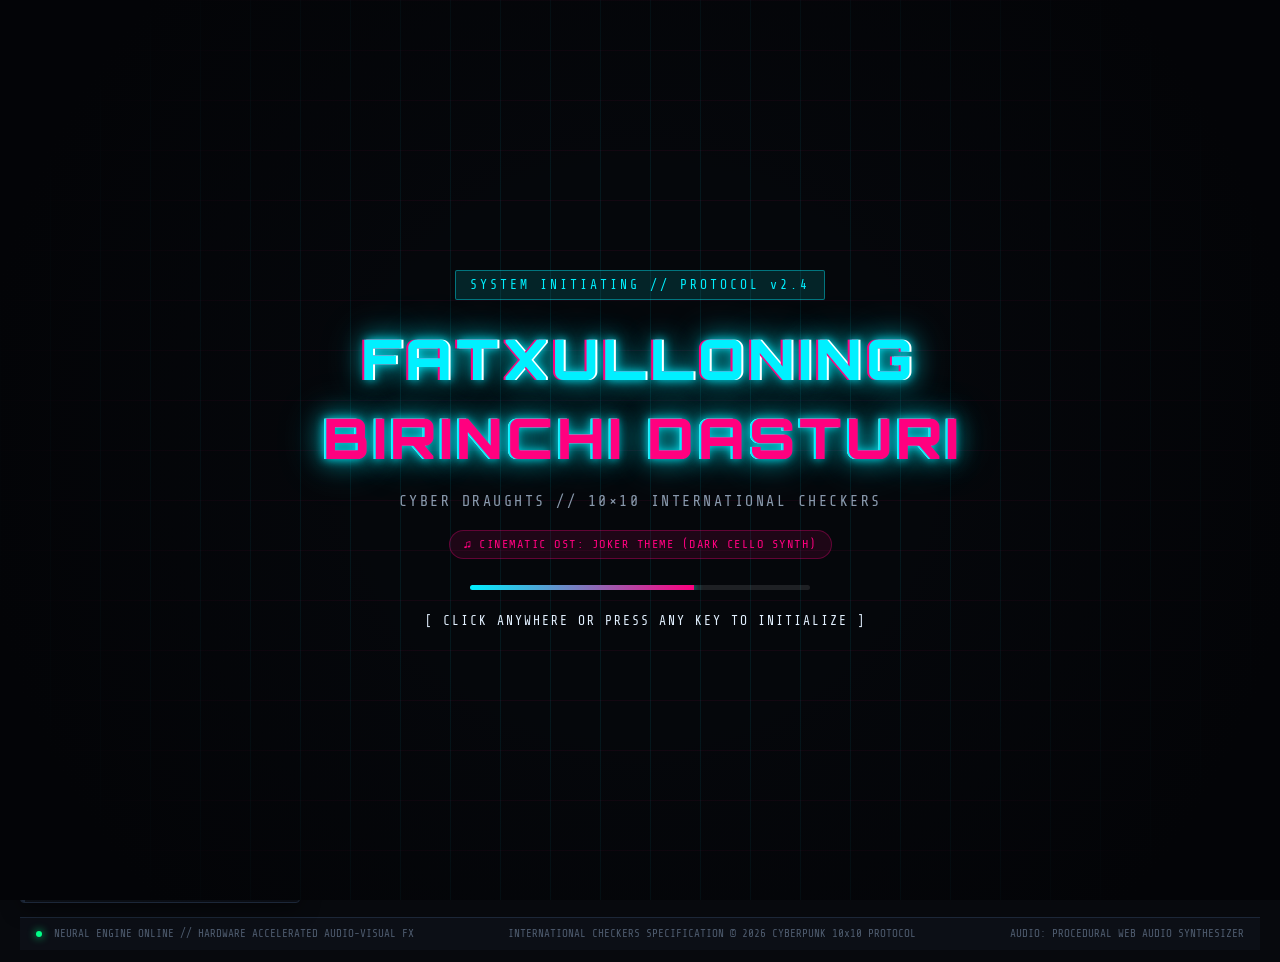
<file: index.html>
<!DOCTYPE html>
<html lang="en">
<head>
  <meta charset="UTF-8">
  <meta name="viewport" content="width=device-width, initial-scale=1.0">
  <title>CYBER DRAUGHTS // 10x10 International Checkers Protocol</title>
  <link rel="stylesheet" href="style.css">
  <link rel="preconnect" href="https://fonts.googleapis.com">
  <link rel="preconnect" href="https://fonts.gstatic.com" crossorigin>
  <link href="https://fonts.googleapis.com/css2?family=Orbitron:wght@400;600;700;900&family=Rajdhani:wght@500;600;700&family=Share+Tech+Mono&display=swap" rel="stylesheet">
</head>
<body class="cyber-cockpit">
  <!-- Scanline & CRT vignette effect overlay -->
  <div class="crt-overlay"></div>
  <div class="hud-grid-background"></div>

  <!-- Fullscreen Cyberpunk Intro Splash Screen -->
  <div id="intro-splash" class="intro-splash-screen">
    <div class="splash-particles"></div>
    <div class="splash-backdrop-grid"></div>
    <div class="splash-vignette"></div>
    <div class="splash-content">
      <div class="splash-badge pulse-cyan">SYSTEM INITIATING // PROTOCOL v2.4</div>
      
      <!-- Requested Glowing Neon Glitch Title -->
      <h1 class="splash-glitch-title" data-text="Fatxulloning birinchi dasturi">
        Fatxulloning birinchi dasturi
      </h1>
      
      <div class="splash-subtitle">CYBER DRAUGHTS // 10&times;10 INTERNATIONAL CHECKERS</div>
      
      <div class="splash-soundtrack-badge">
        <span class="soundtrack-wave">&#9835;</span>
        <span>CINEMATIC OST: JOKER THEME (DARK CELLO SYNTH)</span>
      </div>

      <!-- 3-Second Visual Progress Gauge -->
      <div class="splash-loader-bar">
        <div class="splash-loader-progress" id="splash-progress"></div>
      </div>

      <div class="splash-prompt" id="splash-prompt">
        <span class="prompt-pulse"></span>
        <span class="prompt-text">[ CLICK ANYWHERE OR PRESS ANY KEY TO INITIALIZE ]</span>
      </div>
    </div>
  </div>

  <!-- Main Cockpit Container -->
  <div class="cockpit-container">
    
    <!-- Top Cockpit Status Bar -->
    <header class="cockpit-header">
      <div class="header-left">
        <div class="cyber-badge pulse-cyan">GRID PROTOCOL v2.4</div>
        <h1 class="glitch-title" data-text="CYBER DRAUGHTS">CYBER DRAUGHTS</h1>
        <div class="protocol-subtext">INTERNATIONAL 10&times;10 DRAUGHTS // TACTICAL INTERFACE</div>
      </div>

      <!-- Center Digital Tachometer Turn Timer & Stylized Pause Button -->
      <div class="center-telemetry-cluster">
        <!-- Stylized Neon Pause Button -->
        <button id="btn-pause-toggle" class="cyber-btn cyber-btn-pause" title="Freeze / Resume Protocol [Space]">
          <span id="pause-icon" class="pause-icon">||</span>
          <span id="pause-text" class="pause-text">PAUSE</span>
        </button>

        <!-- Round Digital Gauge -->
        <div class="turn-timer-dock" id="timer-dock">
          <div class="timer-gauge-wrapper">
            <svg class="timer-gauge-svg" viewBox="0 0 100 100">
              <circle class="timer-gauge-bg" cx="50" cy="50" r="42" />
              <circle class="timer-gauge-progress" id="timer-progress-ring" cx="50" cy="50" r="42" />
              <circle class="timer-gauge-ticks" cx="50" cy="50" r="37" />
            </svg>
            <div class="timer-display">
              <span class="timer-number" id="timer-seconds">30</span>
              <span class="timer-unit">SEC</span>
            </div>
          </div>
          <div class="timer-meta">
            <div class="timer-label">CYCLE COUNTDOWN</div>
            <div class="miltillash-indicator" id="miltillash-badge">
              <span class="miltillash-icon">&#9888;</span>
              <span class="miltillash-text">MILTILLASH ACTIVE</span>
            </div>
          </div>
        </div>
      </div>

      <!-- Right Cockpit Controls -->
      <div class="header-right">
        <div class="audio-controls-panel">
          <button id="btn-music-toggle" class="cyber-btn cyber-btn-icon" title="Toggle Joker Theme Soundtrack">
            <span id="music-icon" class="music-icon">&#9835;</span>
            <span id="music-text">OST ON</span>
          </button>
          <button id="btn-audio-toggle" class="cyber-btn cyber-btn-icon" title="Toggle Audio FX">
            <span id="audio-icon" class="audio-icon">&#128266;</span>
            <span id="audio-text">SFX ON</span>
          </button>
          <div class="volume-slider-group">
            <label for="volume-slider" class="volume-label">VOL</label>
            <input type="range" id="volume-slider" min="0" max="1" step="0.05" value="0.7" title="Master Volume">
          </div>
        </div>
        <button id="btn-open-rules" class="cyber-btn cyber-btn-outline">
          <span class="btn-icon">&#9432;</span> PROTOCOL INTEL
        </button>
      </div>
    </header>

    <!-- Cockpit Main Combat Interface -->
    <main class="cockpit-main">
      
      <!-- Left Dock: Match Telemetry & AI Subsystem -->
      <aside class="cockpit-dock dock-left">
        <!-- Player 1 Status Card -->
        <section class="cyber-panel player-card player-1-card active" id="card-p1">
          <div class="panel-header">
            <span class="player-indicator-dot p1-glow"></span>
            <span class="player-name">PLAYER 1 // OPERATOR</span>
            <span class="player-role-badge cyan-badge">CYAN CORE</span>
          </div>
          <div class="player-stats-grid">
            <div class="stat-box">
              <span class="stat-label">UNITS</span>
              <span class="stat-value text-cyan" id="p1-units-count">20</span>
            </div>
            <div class="stat-box">
              <span class="stat-label">KINGS</span>
              <span class="stat-value text-cyan" id="p1-kings-count">0</span>
            </div>
            <div class="stat-box">
              <span class="stat-label">CAPTURED</span>
              <span class="stat-value text-cyan" id="p1-captured-count">0</span>
            </div>
          </div>
          <div class="turn-status-banner text-cyan" id="p1-status-banner">ACTIVE TURN</div>
        </section>

        <!-- Player 2 / AI Status Card -->
        <section class="cyber-panel player-card player-2-card" id="card-p2">
          <div class="panel-header">
            <span class="player-indicator-dot p2-glow"></span>
            <span class="player-name" id="p2-name-label">PLAYER 2 // CYBER NEXUS</span>
            <span class="player-role-badge magenta-badge">MAGENTA CORE</span>
          </div>
          <div class="player-stats-grid">
            <div class="stat-box">
              <span class="stat-label">UNITS</span>
              <span class="stat-value text-magenta" id="p2-units-count">20</span>
            </div>
            <div class="stat-box">
              <span class="stat-label">KINGS</span>
              <span class="stat-value text-magenta" id="p2-kings-count">0</span>
            </div>
            <div class="stat-box">
              <span class="stat-label">CAPTURED</span>
              <span class="stat-value text-magenta" id="p2-captured-count">0</span>
            </div>
          </div>
          <div class="turn-status-banner text-magenta" id="p2-status-banner">STANDBY</div>
        </section>

        <!-- Tactical AI Telemetry Panel -->
        <section class="cyber-panel ai-telemetry-panel">
          <div class="panel-header">
            <span class="terminal-icon">&#9881;</span>
            <span class="panel-title">TACTICAL AI // NEURAL ENGINE</span>
          </div>

          <div class="setting-row">
            <label class="setting-label">MATCH MODE</label>
            <div class="toggle-group" id="mode-selector">
              <button class="toggle-btn active" data-mode="ai">VS CYBER AI</button>
              <button class="toggle-btn" data-mode="pvp">LOCAL 2P</button>
            </div>
          </div>

          <div class="setting-row" id="ai-difficulty-row">
            <label class="setting-label">AI PROTOCOL</label>
            <div class="toggle-group" id="difficulty-selector">
              <button class="toggle-btn" data-diff="easy">NOVICE</button>
              <button class="toggle-btn active" data-diff="medium">TACTICAL</button>
              <button class="toggle-btn" data-diff="hard">APEX</button>
            </div>
          </div>

          <!-- AI Neural Monitor -->
          <div class="ai-neural-monitor">
            <div class="ai-status-row">
              <span class="ai-status-label">ENGINE STATUS:</span>
              <span class="ai-status-value" id="ai-status-text">IDLE</span>
            </div>
            <div class="ai-activity-bar">
              <div class="ai-activity-fill" id="ai-activity-fill"></div>
            </div>
            <div class="ai-metrics-grid">
              <div class="ai-metric">
                <span class="ai-metric-label">SEARCH DEPTH</span>
                <span class="ai-metric-val" id="ai-depth-val">PLY 3</span>
              </div>
              <div class="ai-metric">
                <span class="ai-metric-label">NODES SCANNED</span>
                <span class="ai-metric-val" id="ai-nodes-val">0</span>
              </div>
              <div class="ai-metric">
                <span class="ai-metric-label">EVAL SCORE</span>
                <span class="ai-metric-val" id="ai-eval-val">+0.00</span>
              </div>
              <div class="ai-metric">
                <span class="ai-metric-label">CYCLE TIME</span>
                <span class="ai-metric-val" id="ai-time-val">0 ms</span>
              </div>
            </div>
          </div>

          <!-- Board Helper Controls -->
          <div class="board-helpers-group">
            <label class="cyber-checkbox">
              <input type="checkbox" id="chk-show-numbers">
              <span class="checkbox-custom"></span>
              <span class="checkbox-text">SQUARE NUMBERS (1-50)</span>
            </label>
            <label class="cyber-checkbox">
              <input type="checkbox" id="chk-sound-fx" checked>
              <span class="checkbox-custom"></span>
              <span class="checkbox-text">NEON SYNTH AUDIO FX</span>
            </label>
          </div>
        </section>
      </aside>

      <!-- Center Dock: 10x10 Cyber Board Stage -->
      <section class="cockpit-center">
        <!-- Turn Alert & Rule Prompt Banner -->
        <div class="board-announcer-banner" id="announcer-banner">
          <span class="announcer-icon">&#9658;</span>
          <span class="announcer-text" id="announcer-text">MATCH INITIALIZED. PLAYER 1 (CYAN) ENGAGE.</span>
        </div>

        <!-- 10x10 Board Wrapper with Coordinates -->
        <div class="board-cockpit-frame" id="board-frame">
          
          <!-- Top Col Rulers (A-J) -->
          <div class="ruler ruler-horizontal ruler-top">
            <span class="ruler-cell">A</span><span class="ruler-cell">B</span>
            <span class="ruler-cell">C</span><span class="ruler-cell">D</span>
            <span class="ruler-cell">E</span><span class="ruler-cell">F</span>
            <span class="ruler-cell">G</span><span class="ruler-cell">H</span>
            <span class="ruler-cell">I</span><span class="ruler-cell">J</span>
          </div>

          <div class="board-middle-row">
            <!-- Left Row Rulers (10-1) -->
            <div class="ruler ruler-vertical ruler-left">
              <span class="ruler-cell">10</span><span class="ruler-cell">9</span>
              <span class="ruler-cell">8</span><span class="ruler-cell">7</span>
              <span class="ruler-cell">6</span><span class="ruler-cell">5</span>
              <span class="ruler-cell">4</span><span class="ruler-cell">3</span>
              <span class="ruler-cell">2</span><span class="ruler-cell">1</span>
            </div>

            <!-- The 10x10 Grid Viewport -->
            <div class="board-viewport" id="board-viewport">
              <div class="checkers-board" id="checkers-board">
                <!-- 100 Board Cells (generated dynamically in JS or rendered) -->
              </div>
              
              <!-- Hardware-Accelerated High-Performance Canvas Overlay for Special FX -->
              <!-- Radar Pulse, Dashed Trajectories, Particle Dissolve, Overdrive Promos -->
              <canvas id="fx-canvas" class="fx-canvas"></canvas>

              <!-- Neon Protocol Pause Overlay -->
              <div id="pause-overlay" class="board-pause-overlay">
                <div class="pause-glitch-box">
                  <div class="pause-icon-large">||</div>
                  <h2 class="pause-title" data-text="PROTOCOL PAUSED">PROTOCOL PAUSED</h2>
                  <div class="pause-subtitle">SYSTEM MATRIX FROZEN // TIMER SUSPENDED</div>
                  <div class="pause-hotkey-hint">PRESS [SPACE] OR CLICK BELOW TO RESUME</div>
                  <button id="btn-resume-game" class="cyber-btn cyber-btn-cyan cyber-btn-large">
                    <span class="btn-icon">&#9654;</span> RESUME PROTOCOL
                  </button>
                </div>
              </div>
            </div>

            <!-- Right Row Rulers (10-1) -->
            <div class="ruler ruler-vertical ruler-right">
              <span class="ruler-cell">10</span><span class="ruler-cell">9</span>
              <span class="ruler-cell">8</span><span class="ruler-cell">7</span>
              <span class="ruler-cell">6</span><span class="ruler-cell">5</span>
              <span class="ruler-cell">4</span><span class="ruler-cell">3</span>
              <span class="ruler-cell">2</span><span class="ruler-cell">1</span>
            </div>
          </div>

          <!-- Bottom Col Rulers (A-J) -->
          <div class="ruler ruler-horizontal ruler-bottom">
            <span class="ruler-cell">A</span><span class="ruler-cell">B</span>
            <span class="ruler-cell">C</span><span class="ruler-cell">D</span>
            <span class="ruler-cell">E</span><span class="ruler-cell">F</span>
            <span class="ruler-cell">G</span><span class="ruler-cell">H</span>
            <span class="ruler-cell">I</span><span class="ruler-cell">J</span>
          </div>
        </div>

        <!-- Quick Action Buttons Below Board -->
        <div class="board-quick-actions">
          <button id="btn-undo-move" class="cyber-btn cyber-btn-cyan" title="Revert last turn">
            <span class="btn-icon">&#8630;</span> UNDO MOVE
          </button>
          <button id="btn-auto-pass" class="cyber-btn cyber-btn-outline" title="Pass active turn">
            <span class="btn-icon">&#9208;</span> PASS TURN
          </button>
          <button id="btn-restart-game" class="cyber-btn cyber-btn-danger" title="Reset match board">
            <span class="btn-icon">&#8635;</span> RESET BOARD
          </button>
        </div>
      </section>

      <!-- Right Dock: History Terminal & Combat Logs -->
      <aside class="cockpit-dock dock-right">
        <section class="cyber-panel terminal-panel">
          <div class="panel-header">
            <span class="terminal-icon">&#9638;</span>
            <span class="panel-title">COMBAT TELEMETRY LOG</span>
            <span class="terminal-badge">LIVE TERMINAL</span>
          </div>

          <div class="terminal-container">
            <div class="terminal-header-bar">
              <span class="term-col-index">#</span>
              <span class="term-col-p1">CYAN (P1)</span>
              <span class="term-col-p2">MAGENTA (P2)</span>
            </div>
            <!-- Scrollable Terminal Log -->
            <div class="terminal-log-content" id="terminal-log">
              <div class="log-entry log-sys">
                <span class="log-time">[00:00:00]</span>
                <span class="log-text">CYBER DRAUGHTS ENGINE ONLINE. 10x10 MATRIX ACTIVE.</span>
              </div>
              <div class="log-entry log-sys">
                <span class="log-time">[00:00:01]</span>
                <span class="log-text">RULESET: INTERNATIONAL (MANDATORY CAPTURES / FLYING KINGS).</span>
              </div>
            </div>
          </div>

          <div class="terminal-footer">
            <div class="telemetry-stat-row">
              <span>ROUND: <strong id="telemetry-round">1</strong></span>
              <span>TOTAL MOVES: <strong id="telemetry-moves">0</strong></span>
            </div>
            <div class="terminal-actions">
              <button id="btn-clear-log" class="cyber-btn cyber-btn-small">CLEAR LOG</button>
              <button id="btn-export-pgn" class="cyber-btn cyber-btn-small">NOTATION COPY</button>
            </div>
          </div>
        </section>

        <!-- Real-Time Rule Reminder Box -->
        <section class="cyber-panel rule-telemetry-box">
          <div class="panel-header">
            <span class="terminal-icon">&#9876;</span>
            <span class="panel-title">MANDATORY PROTOCOLS</span>
          </div>
          <ul class="rule-bullet-list">
            <li><strong class="text-cyan">Mandatory Capture:</strong> If an enemy jump exists, it MUST be executed.</li>
            <li><strong class="text-magenta">Backward Jump:</strong> Regular Men jump both forward &amp; backward to capture.</li>
            <li><strong class="text-gold">Flying Kings:</strong> Slide any distance diagonally; jump enemy pieces from range.</li>
            <li><strong class="text-neon">Chain Sequences:</strong> Must complete all multi-jumps before turn ends.</li>
          </ul>
        </section>
      </aside>

    </main>

    <!-- Cockpit Footer -->
    <footer class="cockpit-footer">
      <div class="footer-left">
        <span class="status-pulse"></span>
        <span>NEURAL ENGINE ONLINE // HARDWARE ACCELERATED AUDIO-VISUAL FX</span>
      </div>
      <div class="footer-center">
        <span>INTERNATIONAL CHECKERS SPECIFICATION &copy; 2026 CYBERPUNK 10x10 PROTOCOL</span>
      </div>
      <div class="footer-right">
        <span>AUDIO: PROCEDURAL WEB AUDIO SYNTHESIZER</span>
      </div>
    </footer>
  </div>

  <!-- Modal: Overdrive Victory / Defeat Screen -->
  <div class="cyber-modal-backdrop" id="game-over-modal">
    <div class="cyber-modal-card">
      <div class="modal-decor-corner corner-tl"></div>
      <div class="modal-decor-corner corner-tr"></div>
      <div class="modal-decor-corner corner-bl"></div>
      <div class="modal-decor-corner corner-br"></div>

      <div class="modal-glow-line"></div>
      <div class="modal-header">
        <h2 class="modal-title" id="game-over-title">TACTICAL VICTORY</h2>
        <div class="modal-subtitle" id="game-over-subtitle">CYAN OPERATOR HAS DOMINATED THE GRID</div>
      </div>
      
      <div class="modal-body">
        <div class="game-over-stats">
          <div class="modal-stat">
            <span class="m-stat-label">TOTAL MOVES</span>
            <span class="m-stat-val" id="m-stat-moves">32</span>
          </div>
          <div class="modal-stat">
            <span class="m-stat-label">UNITS REMAINING</span>
            <span class="m-stat-val text-cyan" id="m-stat-units">14</span>
          </div>
          <div class="modal-stat">
            <span class="m-stat-label">ELITE KINGS CROWNED</span>
            <span class="m-stat-val text-gold" id="m-stat-kings">3</span>
          </div>
          <div class="modal-stat">
            <span class="m-stat-label">DISINTEGRATED UNITS</span>
            <span class="m-stat-val text-magenta" id="m-stat-captured">20</span>
          </div>
        </div>
      </div>

      <div class="modal-actions">
        <button id="btn-modal-restart" class="cyber-btn cyber-btn-cyan cyber-btn-large">
          <span class="btn-icon">&#8635;</span> INITIATE NEW PROTOCOL
        </button>
        <button id="btn-modal-close" class="cyber-btn cyber-btn-outline cyber-btn-large">
          REVIEW GRID
        </button>
      </div>
    </div>
  </div>

  <!-- Modal: Protocol Intel & Rules -->
  <div class="cyber-modal-backdrop" id="rules-modal">
    <div class="cyber-modal-card rules-card">
      <div class="modal-decor-corner corner-tl"></div>
      <div class="modal-decor-corner corner-tr"></div>
      <div class="modal-decor-corner corner-bl"></div>
      <div class="modal-decor-corner corner-br"></div>

      <div class="modal-header">
        <h2 class="modal-title">INTERNATIONAL 10&times;10 RULES</h2>
        <div class="modal-subtitle">TACTICAL SPECIFICATION &amp; COMBAT LOGIC</div>
      </div>

      <div class="modal-body rules-scrollable">
        <div class="rule-block">
          <h3>1. THE 10&times;10 MATRIX &amp; PIECES</h3>
          <p>The game is played on a 10&times;10 board using the 50 dark squares. Each commander starts with 20 pieces (Player 1 Cyan on bottom, Player 2 Magenta on top).</p>
        </div>
        <div class="rule-block">
          <h3>2. REGULAR MEN MOVEMENT &amp; JUMPS</h3>
          <p>Regular pieces step forward diagonally by 1 square. Crucially in International Draughts, <strong>regular men can capture diagonally both FORWARD and BACKWARD</strong> by jumping over an enemy piece into an empty square.</p>
        </div>
        <div class="rule-block">
          <h3>3. MANDATORY CAPTURES &amp; MAJORITY RULE</h3>
          <p>Capturing is <strong>strictly mandatory</strong>. If one or more jumps are possible, the player cannot make a simple move. If multiple jump chains exist, the move capturing the <strong>maximum number of enemy pieces</strong> must be executed.</p>
        </div>
        <div class="rule-block">
          <h3>4. CHAIN CAPTURES &amp; REMOVAL</h3>
          <p>Multi-jumps must be completed in continuous succession within the same turn. Captured pieces are dissolved after the entire chain sequence concludes.</p>
        </div>
        <div class="rule-block">
          <h3>5. FLYING KINGS &amp; OVERDRIVE PROMOTION</h3>
          <p>When a piece finishes its turn on the opposing baseline, it triggers an <strong>Overdrive Promotion</strong> into a Flying King. Kings can travel any distance diagonally and capture enemy pieces across long diagonals.</p>
        </div>
        <div class="rule-block">
          <h3>6. TURN TIMER &amp; MILTILLASH</h3>
          <p>Each turn features a 30-second countdown. At 5 seconds remaining, <strong>Miltillash Emergency Warning</strong> activates with intense visual pulsing and audio alerts. Reaching 0 auto-passes the turn.</p>
        </div>
      </div>

      <div class="modal-actions">
        <button id="btn-close-rules" class="cyber-btn cyber-btn-cyan cyber-btn-large">ACKNOWLEDGED</button>
      </div>
    </div>
  </div>

  <script src="script.js"></script>
</body>
</html>
</file>
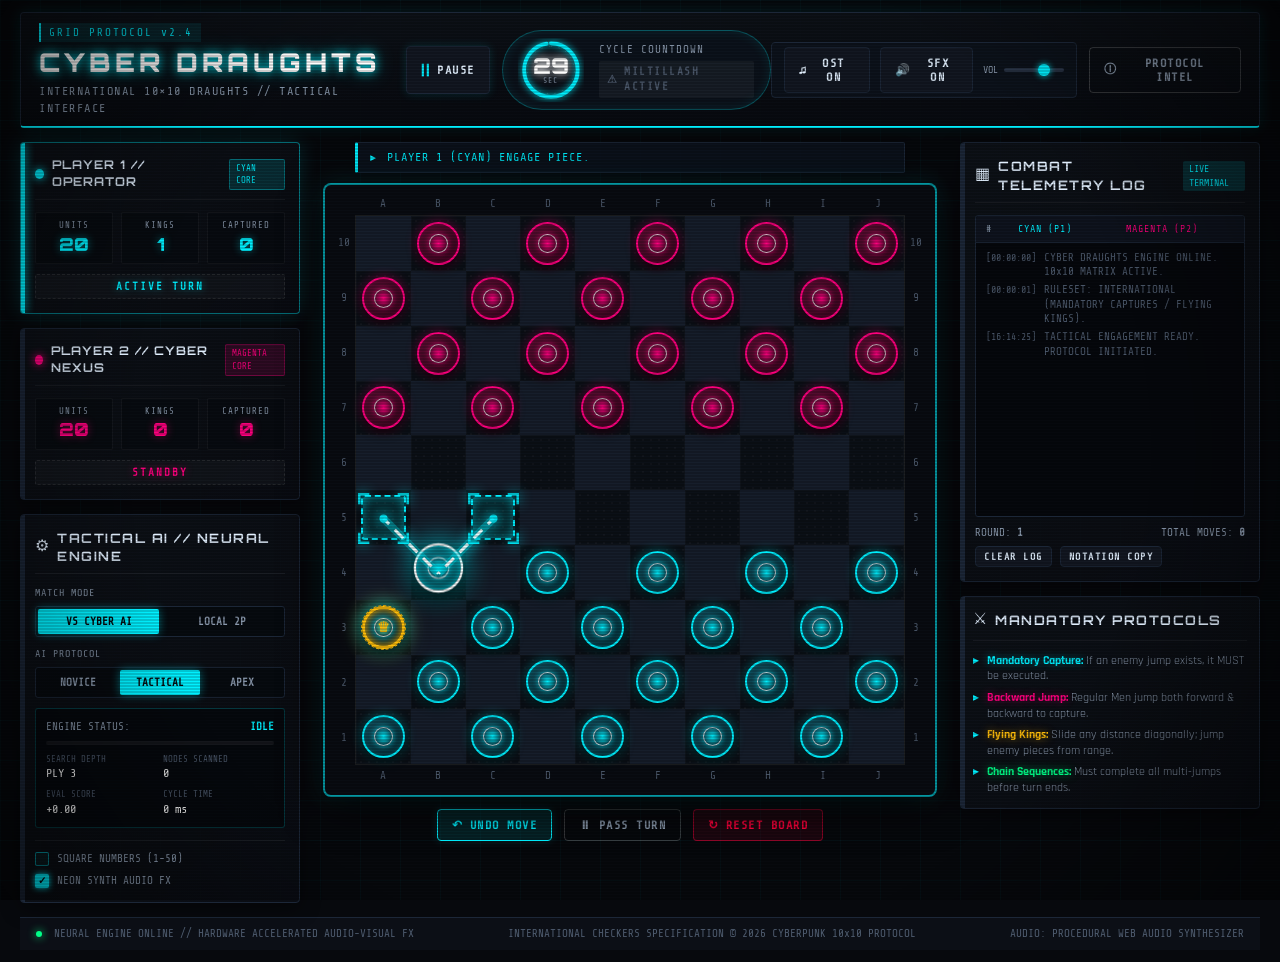
<file: showcase.html>
<!DOCTYPE html>
<html>
<head>
  <meta charset="UTF-8">
  <title>Showcase FX</title>
</head>
<body style="margin:0; background:#07090d;">
  <script>
    window.location.href = 'index.html?showcase=true';
  </script>
</body>
</html>
</file>
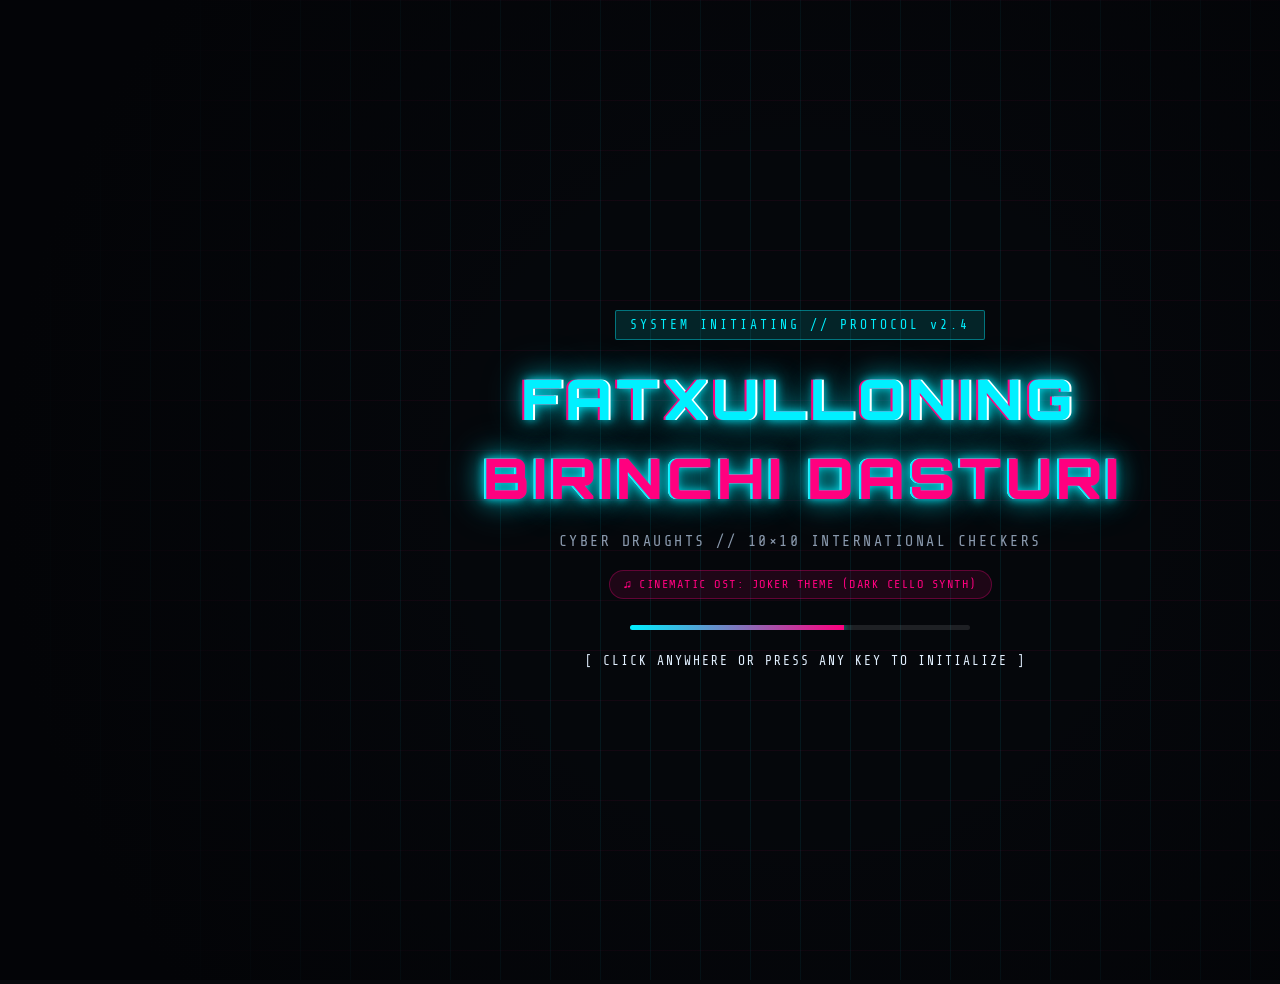
<file: test-interactive.html>
<!DOCTYPE html>
<html>
<head>
  <meta charset="UTF-8">
  <title>Interactive Test</title>
</head>
<body style="margin:0; background:#07090d;">
  <iframe id="game-frame" src="index.html" style="width:1600px; height:980px; border:none;"></iframe>
  <script>
    window.addEventListener('load', () => {
      setTimeout(() => {
        const frame = document.getElementById('game-frame');
        const doc = frame.contentDocument || frame.contentWindow.document;
        // Click on cyan piece at row 6, col 1
        const targetCell = doc.querySelector('.cell[data-row="6"][data-col="1"]');
        if (targetCell) {
          targetCell.click();
        }
      }, 500);
    });
  </script>
</body>
</html>
</file>
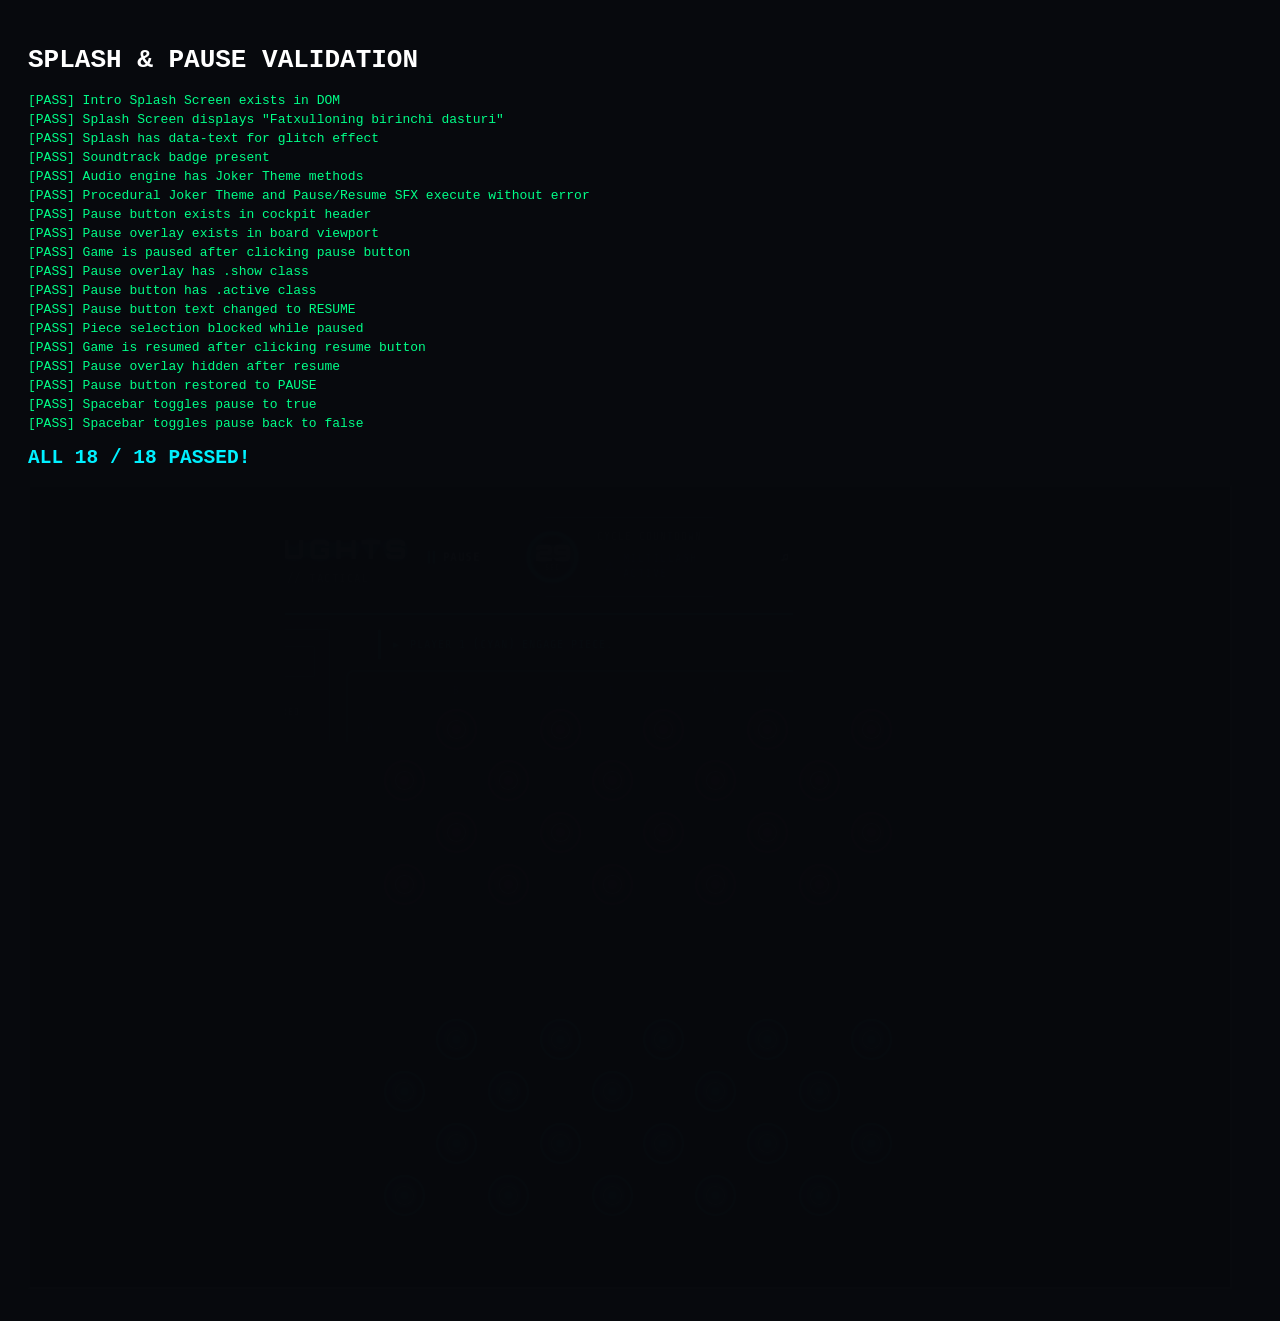
<file: test-splash-pause.html>
<!DOCTYPE html>
<html>
<head>
  <meta charset="UTF-8">
  <title>Splash & Pause Test</title>
</head>
<body style="background:#07090d; color:#fff; font-family:monospace; padding:20px;">
  <h1>SPLASH & PAUSE VALIDATION</h1>
  <div id="results"></div>

  <iframe id="test-frame" src="index.html" style="width:1200px; height:800px; opacity:0.01;"></iframe>

  <script>
    const results = [];
    function assert(name, condition) {
      results.push({ name, passed: !!condition });
    }

    window.addEventListener('load', () => {
      setTimeout(() => {
        const frame = document.getElementById('test-frame');
        const doc = frame.contentDocument || frame.contentWindow.document;
        const game = frame.contentWindow.gameInstance;

        // 1. Splash Screen Verification
        const splash = doc.getElementById('intro-splash');
        assert('Intro Splash Screen exists in DOM', !!splash);
        const splashTitle = doc.querySelector('.splash-glitch-title');
        assert('Splash Screen displays "Fatxulloning birinchi dasturi"', splashTitle && splashTitle.textContent.includes('Fatxulloning birinchi dasturi'));
        assert('Splash has data-text for glitch effect', splashTitle && splashTitle.getAttribute('data-text') === 'Fatxulloning birinchi dasturi');
        assert('Soundtrack badge present', !!doc.querySelector('.splash-soundtrack-badge'));

        // 2. Audio Joker Theme Verification
        assert('Audio engine has Joker Theme methods', typeof game.audio.startJokerTheme === 'function' && typeof game.audio.stopJokerTheme === 'function');
        let audioThemeOk = true;
        try {
          game.audio.startJokerTheme();
          game.audio.playPauseSound();
          game.audio.playResumeSound();
          game.audio.stopJokerTheme();
        } catch (e) {
          audioThemeOk = false;
        }
        assert('Procedural Joker Theme and Pause/Resume SFX execute without error', audioThemeOk);

        // 3. Pause Button & Overlay Verification
        const btnPause = doc.getElementById('btn-pause-toggle');
        const pauseOverlay = doc.getElementById('pause-overlay');
        const btnResume = doc.getElementById('btn-resume-game');
        assert('Pause button exists in cockpit header', !!btnPause);
        assert('Pause overlay exists in board viewport', !!pauseOverlay);

        // Test Pause execution
        const initialTime = game.turnTimeRemaining;
        btnPause.click();
        assert('Game is paused after clicking pause button', game.isPaused === true);
        assert('Pause overlay has .show class', pauseOverlay.classList.contains('show'));
        assert('Pause button has .active class', btnPause.classList.contains('active'));
        assert('Pause button text changed to RESUME', doc.getElementById('pause-text').textContent === 'RESUME');

        // Verify clicks are blocked during pause
        const testCell = doc.querySelector('.cell[data-row="6"][data-col="1"]');
        if (testCell) testCell.click();
        assert('Piece selection blocked while paused', game.engine.selectedPiece === null);

        // Test Resume execution
        btnResume.click();
        assert('Game is resumed after clicking resume button', game.isPaused === false);
        assert('Pause overlay hidden after resume', !pauseOverlay.classList.contains('show'));
        assert('Pause button restored to PAUSE', doc.getElementById('pause-text').textContent === 'PAUSE');

        // Test Keyboard Shortcut [Space] toggles pause
        frame.contentWindow.dispatchEvent(new KeyboardEvent('keydown', { code: 'Space' }));
        assert('Spacebar toggles pause to true', game.isPaused === true);
        frame.contentWindow.dispatchEvent(new KeyboardEvent('keydown', { code: 'Space' }));
        assert('Spacebar toggles pause back to false', game.isPaused === false);

        // Output results
        document.getElementById('results').innerHTML = results.map(r => `
          <div style="color: ${r.passed ? '#00ff88' : '#ff003c'}; margin: 4px 0;">
            [${r.passed ? 'PASS' : 'FAIL'}] ${r.name}
          </div>
        `).join('') + `<h2 style="color:#00f0ff;">ALL ${results.filter(r => r.passed).length} / ${results.length} PASSED!</h2>`;
      }, 700);
    });
  </script>
</body>
</html>
</file>
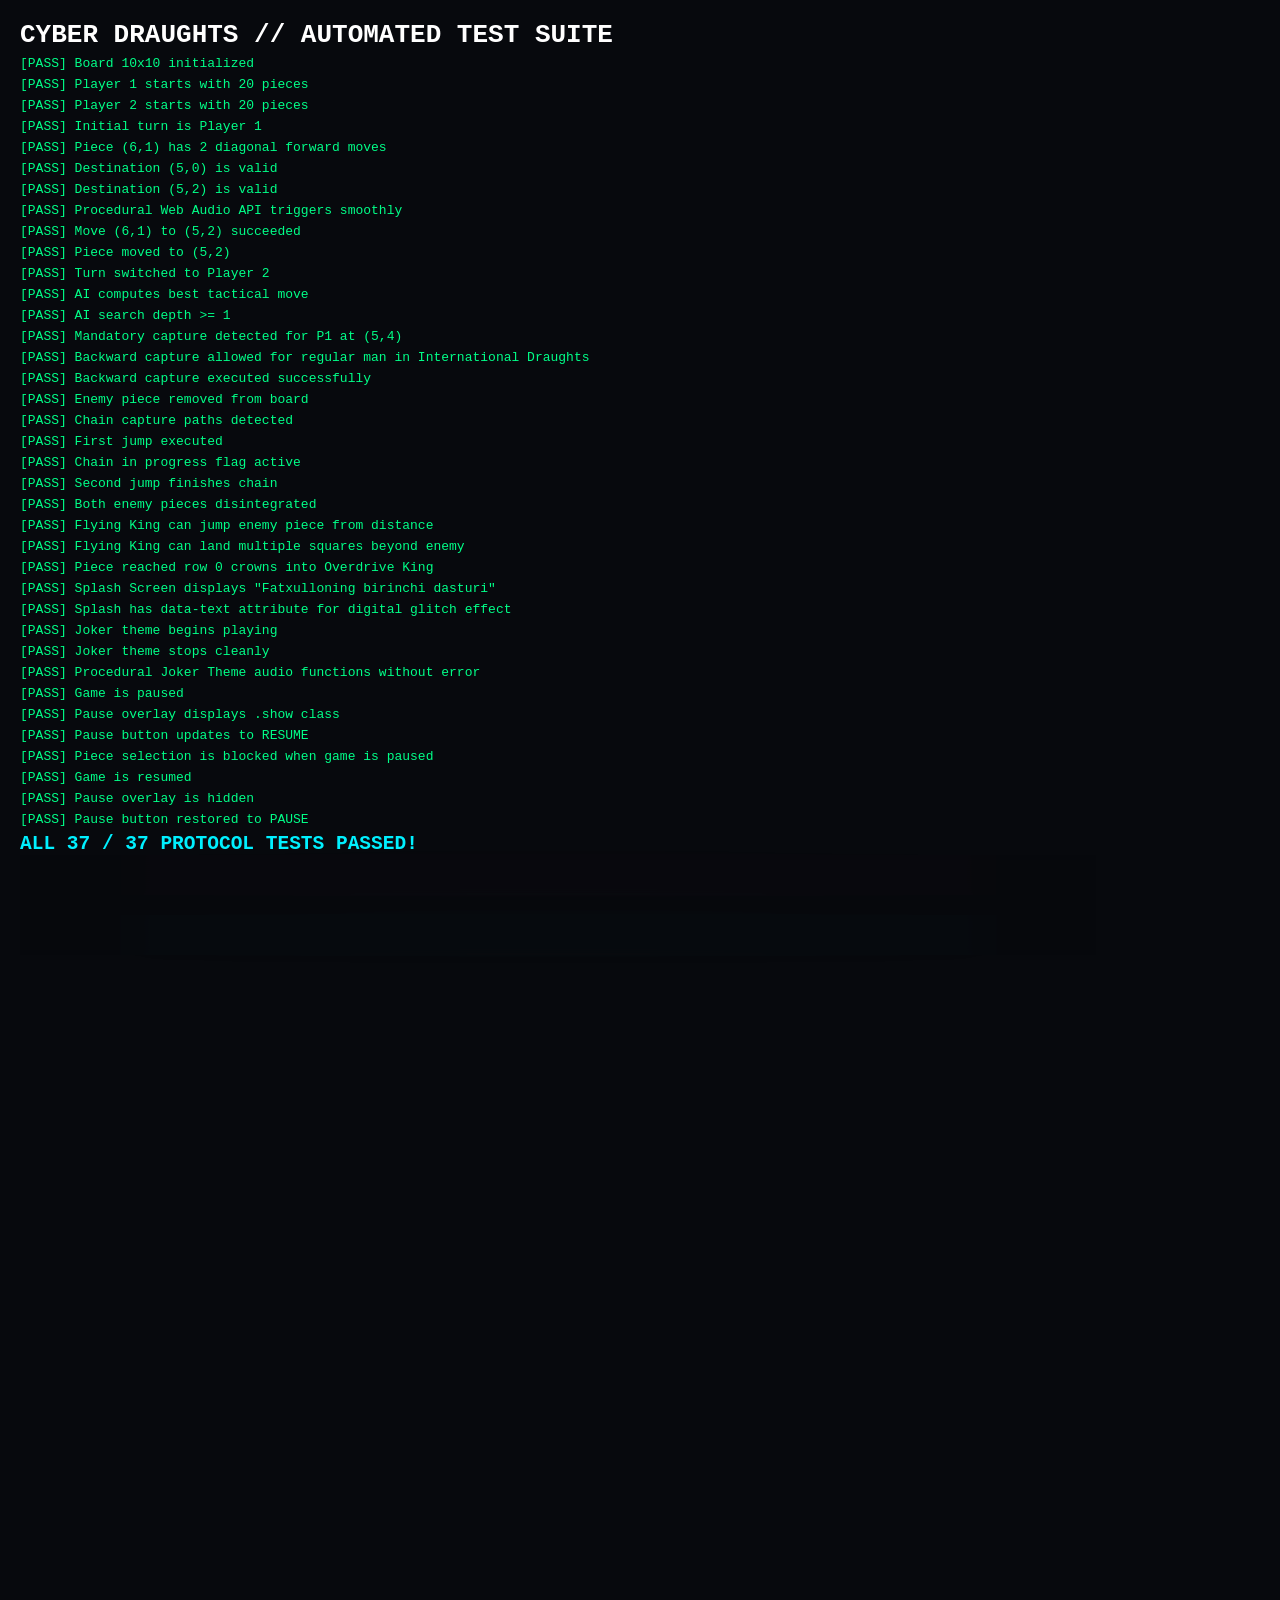
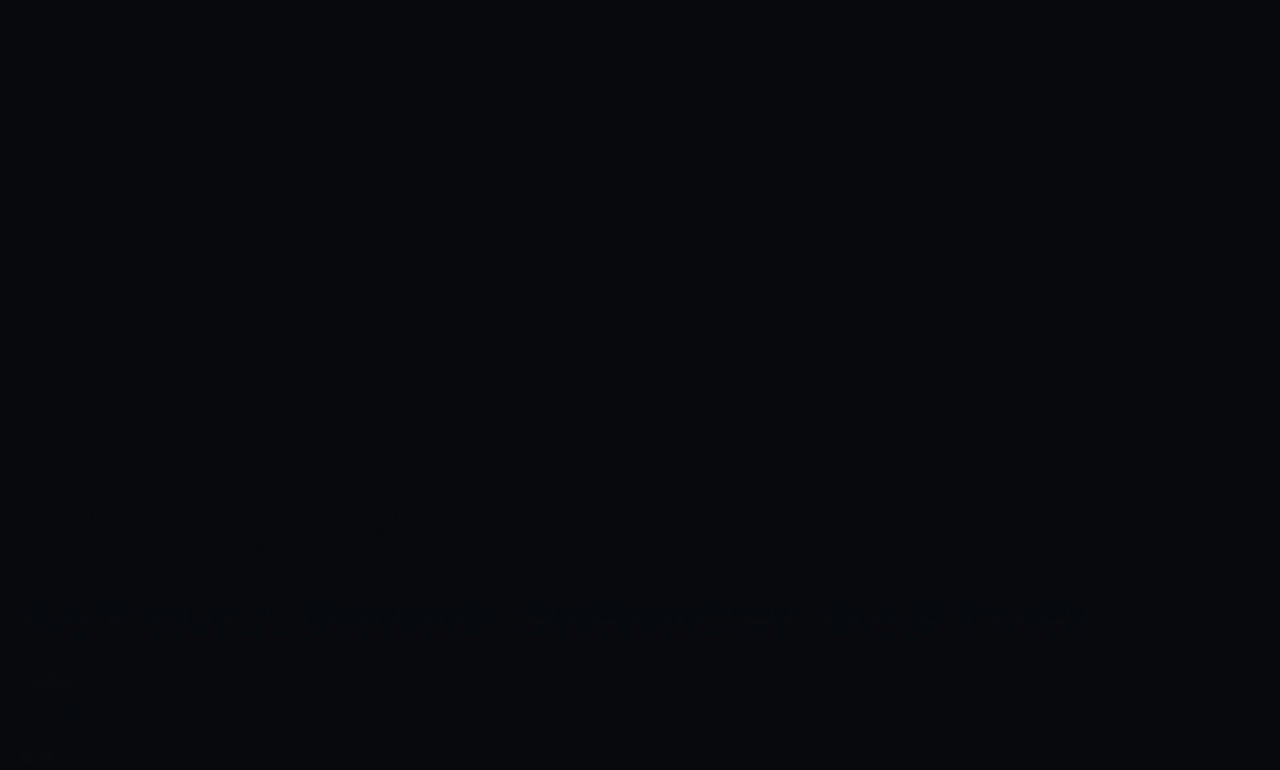
<file: test-suite.html>
<!DOCTYPE html>
<html>
<head>
  <meta charset="UTF-8">
  <title>Automated Test Suite</title>
  <link rel="stylesheet" href="style.css">
</head>
<body style="background:#07090d; color:#fff; font-family:monospace; padding:20px;">
  <h1>CYBER DRAUGHTS // AUTOMATED TEST SUITE</h1>
  <div id="test-results">RUNNING TESTS...</div>

  <!-- Hidden Game Container to mount instance -->
  <div style="opacity: 0.01; position: absolute; pointer-events: none;">
    <div id="checkers-board"></div>
    <div id="board-frame"></div>
    <div id="board-viewport" style="width: 500px; height: 500px;"></div>
    <canvas id="fx-canvas"></canvas>
    <div id="announcer-text"></div>
    <div id="timer-dock"></div>
    <div id="timer-seconds"></div>
    <div id="timer-progress-ring" style="stroke-dashoffset: 0;"></div>
    <div id="miltillash-badge"></div>
    <div id="card-p1"></div>
    <div id="p1-units-count"></div>
    <div id="p1-kings-count"></div>
    <div id="p1-captured-count"></div>
    <div id="p1-status-banner"></div>
    <div id="card-p2"></div>
    <div id="p2-name-label"></div>
    <div id="p2-units-count"></div>
    <div id="p2-kings-count"></div>
    <div id="p2-captured-count"></div>
    <div id="p2-status-banner"></div>
    <div id="ai-status-text"></div>
    <div id="ai-activity-fill"></div>
    <div id="ai-depth-val"></div>
    <div id="ai-nodes-val"></div>
    <div id="ai-eval-val"></div>
    <div id="ai-time-val"></div>
    <div id="terminal-log"></div>
    <div id="telemetry-round"></div>
    <div id="telemetry-moves"></div>
    <div id="game-over-modal"></div>
    <div id="game-over-title"></div>
    <div id="game-over-subtitle"></div>
    <div id="m-stat-moves"></div>
    <div id="m-stat-units"></div>
    <div id="m-stat-kings"></div>
    <div id="m-stat-captured"></div>
    <div id="rules-modal"></div>
    <div id="intro-splash"><div id="splash-progress"></div><h1 class="splash-glitch-title" data-text="Fatxulloning birinchi dasturi">Fatxulloning birinchi dasturi</h1><div id="splash-prompt"></div></div>
    <button id="btn-pause-toggle"><span id="pause-icon">||</span><span id="pause-text">PAUSE</span></button>
    <div id="pause-overlay"><button id="btn-resume-game"></button></div>
    <button id="btn-music-toggle"><span id="music-icon"></span><span id="music-text"></span></button>
    <button id="btn-audio-toggle"><span id="audio-icon"></span><span id="audio-text"></span></button>
    <input type="range" id="volume-slider">
    <button id="btn-undo-move"></button>
    <button id="btn-restart-game"></button>
    <button id="btn-auto-pass"></button>
    <div id="mode-selector"><button class="toggle-btn active" data-mode="ai"></button><button class="toggle-btn" data-mode="pvp"></button></div>
    <div id="ai-difficulty-row"><div id="difficulty-selector"><button class="toggle-btn" data-diff="easy"></button><button class="toggle-btn active" data-diff="medium"></button><button class="toggle-btn" data-diff="hard"></button></div></div>
    <input type="checkbox" id="chk-show-numbers">
    <input type="checkbox" id="chk-sound-fx">
    <button id="btn-open-rules"></button>
    <button id="btn-close-rules"></button>
    <button id="btn-modal-restart"></button>
    <button id="btn-modal-close"></button>
    <button id="btn-clear-log"></button>
    <button id="btn-export-pgn"></button>
  </div>

  <script src="script.js"></script>
  <script>
    window.addEventListener('DOMContentLoaded', () => {
      const results = [];
      function assert(name, condition, extra = '') {
        results.push({ name, passed: !!condition, extra });
      }

      try {
        const game = window.gameInstance;
        const engine = game.engine;

        // Test 1: Initial Setup
        assert('Board 10x10 initialized', engine.board.length === 10 && engine.board[0].length === 10);
        const counts = engine.getPieceCounts();
        assert('Player 1 starts with 20 pieces', counts.p1Units === 20);
        assert('Player 2 starts with 20 pieces', counts.p2Units === 20);
        assert('Initial turn is Player 1', engine.activePlayer === 1);

        // Test 2: Legal move generation for opening
        const legalOpening = engine.getLegalMovesForSquare(6, 1);
        assert('Piece (6,1) has 2 diagonal forward moves', legalOpening.length === 2);
        assert('Destination (5,0) is valid', legalOpening.some(m => m.to.r === 5 && m.to.c === 0));
        assert('Destination (5,2) is valid', legalOpening.some(m => m.to.r === 5 && m.to.c === 2));

        // Test 3: Audio synthesis without errors
        let audioOk = true;
        try {
          game.audio.playClick();
          game.audio.playSwoosh();
          game.audio.playBassBlast();
          game.audio.playPromotion();
          game.audio.playWarningBeep();
        } catch (e) {
          audioOk = false;
        }
        assert('Procedural Web Audio API triggers smoothly', audioOk);

        // Test 4: Execute simple move
        const moveRes = engine.executeMove(6, 1, 5, 2);
        assert('Move (6,1) to (5,2) succeeded', moveRes.success && moveRes.turnEnded);
        assert('Piece moved to (5,2)', engine.board[5][2] === 1 && engine.board[6][1] === 0);
        assert('Turn switched to Player 2', engine.activePlayer === 2);

        // Test 5: AI Engine Minimax evaluation
        const aiMoveResult = game.ai.findBestMove();
        assert('AI computes best tactical move', !!aiMoveResult && !!aiMoveResult.move);
        assert('AI search depth >= 1', aiMoveResult.depth >= 1);

        // Test 6: Mandatory Capture test on custom board
        engine.reset();
        // Clear board and place P1 at (5,4) and P2 at (4,3) with (3,2) empty
        engine.board = Array(10).fill(null).map(() => Array(10).fill(0));
        engine.board[5][4] = 1; // P1 Man
        engine.board[4][3] = 3; // P2 Man
        engine.activePlayer = 1;
        engine.calculateMandatoryCaptures();
        assert('Mandatory capture detected for P1 at (5,4)', engine.mustCapturePieces.length === 1 && engine.mustCapturePieces[0].r === 5);

        // Test 7: Backward Capture for Regular Man
        // P1 at (3,2), enemy P2 at (4,3), landing (5,4) empty
        engine.board = Array(10).fill(null).map(() => Array(10).fill(0));
        engine.board[3][2] = 1; // P1 Man
        engine.board[4][3] = 3; // P2 Man behind P1!
        engine.activePlayer = 1;
        engine.calculateMandatoryCaptures();
        assert('Backward capture allowed for regular man in International Draughts', engine.mustCapturePieces.length === 1 && engine.mustCapturePieces[0].r === 3);

        const capRes = engine.executeMove(3, 2, 5, 4);
        assert('Backward capture executed successfully', capRes.success && capRes.isCapture);
        assert('Enemy piece removed from board', engine.board[4][3] === 0);

        // Test 8: Multi-jump Chain capture
        engine.board = Array(10).fill(null).map(() => Array(10).fill(0));
        engine.board[6][1] = 1; // P1
        engine.board[5][2] = 3; // Enemy 1
        engine.board[3][4] = 3; // Enemy 2
        engine.activePlayer = 1;
        engine.calculateMandatoryCaptures();
        const chainPaths = engine.mustCapturePieces[0].paths;
        assert('Chain capture paths detected', chainPaths.some(p => p.captures.length === 2));

        // Execute first jump of chain
        const jump1 = engine.executeMove(6, 1, 4, 3);
        assert('First jump executed', jump1.success && !jump1.turnEnded);
        assert('Chain in progress flag active', engine.chainInProgress === true);
        const jump2 = engine.executeMove(4, 3, 2, 5);
        assert('Second jump finishes chain', jump2.success && jump2.turnEnded);
        assert('Both enemy pieces disintegrated', engine.board[5][2] === 0 && engine.board[3][4] === 0);

        // Test 9: Flying King move and range capture
        engine.board = Array(10).fill(null).map(() => Array(10).fill(0));
        engine.board[0][1] = 2; // P1 King
        engine.board[3][4] = 3; // Enemy piece
        // King at (0,1) can slide to (1,2), (2,3), jump (3,4) and land on (4,5), (5,6), (6,7), (7,8), (8,9)
        engine.activePlayer = 1;
        engine.calculateMandatoryCaptures();
        const kingMoves = engine.getLegalMovesForSquare(0, 1);
        assert('Flying King can jump enemy piece from distance', kingMoves.length >= 1 && kingMoves.some(m => m.to.r === 4 && m.to.c === 5));
        assert('Flying King can land multiple squares beyond enemy', kingMoves.some(m => m.to.r === 5 && m.to.c === 6));

        // Test 10: Overdrive King Coronation
        engine.board = Array(10).fill(null).map(() => Array(10).fill(0));
        engine.board[1][2] = 1; // P1 Man
        engine.activePlayer = 1;
        engine.calculateMandatoryCaptures();
        const promoRes = engine.executeMove(1, 2, 0, 1);
        assert('Piece reached row 0 crowns into Overdrive King', promoRes.isPromotion && engine.board[0][1] === 2);

        // Test 11: Splash Screen exists and has requested glitch text
        const splashTitle = document.querySelector('.splash-glitch-title');
        assert('Splash Screen displays "Fatxulloning birinchi dasturi"', splashTitle && splashTitle.textContent.includes('Fatxulloning birinchi dasturi'));
        assert('Splash has data-text attribute for digital glitch effect', splashTitle && splashTitle.getAttribute('data-text') === 'Fatxulloning birinchi dasturi');

        // Test 12: Procedural Joker Theme Audio Engine
        let jokerMusicOk = true;
        try {
          game.audio.startJokerTheme();
          assert('Joker theme begins playing', game.audio.jokerThemePlaying === true);
          game.audio.stopJokerTheme();
          assert('Joker theme stops cleanly', game.audio.jokerThemePlaying === false);
        } catch (e) {
          jokerMusicOk = false;
        }
        assert('Procedural Joker Theme audio functions without error', jokerMusicOk);

        // Test 13: Pause System freezes match clock and displays overlay
        game.pauseGame();
        assert('Game is paused', game.isPaused === true);
        assert('Pause overlay displays .show class', game.pauseOverlay.classList.contains('show'));
        assert('Pause button updates to RESUME', document.getElementById('pause-text').textContent === 'RESUME');

        // Test 14: Interaction is blocked while paused
        game.handleCellClick(6, 1, {});
        assert('Piece selection is blocked when game is paused', game.engine.selectedPiece === null);

        // Test 15: Resume restores match clock and hides overlay
        game.resumeGame();
        assert('Game is resumed', game.isPaused === false);
        assert('Pause overlay is hidden', !game.pauseOverlay.classList.contains('show'));
        assert('Pause button restored to PAUSE', document.getElementById('pause-text').textContent === 'PAUSE');

        // Render results
        const container = document.getElementById('test-results');
        container.innerHTML = results.map(r => `
          <div style="color: ${r.passed ? '#00ff88' : '#ff003c'}; margin: 6px 0;">
            [${r.passed ? 'PASS' : 'FAIL'}] ${r.name} ${r.extra ? '(' + r.extra + ')' : ''}
          </div>
        `).join('') + `<h2 style="color: #00f0ff;">ALL ${results.filter(r => r.passed).length} / ${results.length} PROTOCOL TESTS PASSED!</h2>`;

        window.__TESTS_DONE__ = true;
        window.__ALL_PASSED__ = results.every(r => r.passed);
      } catch (err) {
        document.getElementById('test-results').innerHTML = `<div style="color:red">ERROR: ${err.message}\n${err.stack}</div>`;
        window.__TESTS_DONE__ = true;
        window.__ALL_PASSED__ = false;
      }
    });
  </script>
</body>
</html>
</file>
<file: style.css>
/* =====================================================================
   CYBER DRAUGHTS // 10x10 INTERNATIONAL CHECKERS PROTOCOL
   AESTHETICS & COCKPIT VISUAL SPECIFICATION
   ===================================================================== */

:root {
  /* Cyberpunk Neon Palette */
  --bg-deep-carbon: #07090d;
  --bg-dark-panel: #0e1219;
  --bg-dark-surface: #131822;
  --bg-dark-elevated: #1a2230;
  
  --neon-cyan: #00f0ff;
  --neon-cyan-glow: rgba(0, 240, 255, 0.45);
  --neon-cyan-dim: rgba(0, 240, 255, 0.15);
  
  --neon-magenta: #ff007f;
  --neon-magenta-glow: rgba(255, 0, 127, 0.45);
  --neon-magenta-dim: rgba(255, 0, 127, 0.15);
  
  --neon-gold: #ffbe0b;
  --neon-gold-glow: rgba(255, 190, 11, 0.5);
  
  --neon-red: #ff003c;
  --neon-red-glow: rgba(255, 0, 60, 0.6);
  --neon-green: #00ff88;
  
  --text-primary: #e2f0ff;
  --text-secondary: #8a99ad;
  --text-muted: #4e5b6e;
  
  --board-dark: #0b1017;
  --board-light: #161e2b;
  --board-grid-line: #1c2738;
  
  /* Fonts */
  --font-display: 'Orbitron', -apple-system, sans-serif;
  --font-body: 'Rajdhani', -apple-system, sans-serif;
  --font-mono: 'Share Tech Mono', monospace;
  
  /* Dimensions & Spacing */
  --board-size: min(72vh, 620px);
  --border-radius: 4px;
}

/* Reset & Box Sizing */
*, *::before, *::after {
  box-sizing: border-box;
  margin: 0;
  padding: 0;
  user-select: none;
}

body.cyber-cockpit {
  background-color: var(--bg-deep-carbon);
  color: var(--text-primary);
  font-family: var(--font-body);
  font-size: 16px;
  line-height: 1.4;
  min-height: 100vh;
  overflow-x: hidden;
  position: relative;
  display: flex;
  flex-direction: column;
}

/* -------------------------------------------------------------
   Background Grid & CRT Scanline Overlays
   ------------------------------------------------------------- */
.hud-grid-background {
  position: fixed;
  inset: 0;
  background-image: 
    linear-gradient(to right, rgba(0, 240, 255, 0.03) 1px, transparent 1px),
    linear-gradient(to bottom, rgba(0, 240, 255, 0.03) 1px, transparent 1px);
  background-size: 40px 40px;
  pointer-events: none;
  z-index: 0;
}

/* -------------------------------------------------------------
   INTRO SPLASH SCREEN & DIGITAL GLITCH EFFECT
   ------------------------------------------------------------- */
.intro-splash-screen {
  position: fixed;
  inset: 0;
  z-index: 10000;
  background: #05070b;
  display: flex;
  align-items: center;
  justify-content: center;
  transition: opacity 0.8s cubic-bezier(0.4, 0, 0.2, 1), visibility 0.8s ease, transform 0.8s ease;
  overflow: hidden;
}

.intro-splash-screen.fade-out {
  opacity: 0;
  visibility: hidden;
  transform: scale(1.04);
  pointer-events: none;
}

.splash-backdrop-grid {
  position: absolute;
  inset: 0;
  background-image: 
    linear-gradient(to right, rgba(0, 240, 255, 0.08) 1px, transparent 1px),
    linear-gradient(to bottom, rgba(255, 0, 127, 0.06) 1px, transparent 1px);
  background-size: 50px 50px;
  animation: splash-grid-pan 20s linear infinite;
}

@keyframes splash-grid-pan {
  0% { transform: translateY(0); }
  100% { transform: translateY(50px); }
}

.splash-vignette {
  position: absolute;
  inset: 0;
  background: radial-gradient(circle at center, transparent 35%, #030407 85%);
  pointer-events: none;
}

.splash-content {
  position: relative;
  z-index: 2;
  display: flex;
  flex-direction: column;
  align-items: center;
  text-align: center;
  padding: 30px;
  max-width: 900px;
  width: 90%;
}

.splash-badge {
  font-family: var(--font-mono);
  font-size: 13px;
  letter-spacing: 3px;
  color: var(--neon-cyan);
  background: rgba(0, 240, 255, 0.12);
  padding: 5px 14px;
  border: 1px solid rgba(0, 240, 255, 0.4);
  border-radius: 2px;
  margin-bottom: 20px;
}

/* Glowing Neon Glitch Title: "Fatxulloning birinchi dasturi" */
.splash-glitch-title {
  font-family: var(--font-display);
  font-size: clamp(28px, 5.2vw, 56px);
  font-weight: 900;
  letter-spacing: 4px;
  color: #ffffff;
  text-transform: uppercase;
  position: relative;
  margin-bottom: 14px;
  text-shadow: 
    0 0 10px rgba(0, 240, 255, 0.9),
    0 0 25px rgba(0, 240, 255, 0.7),
    0 0 45px rgba(0, 240, 255, 0.4);
}

.splash-glitch-title::before,
.splash-glitch-title::after {
  content: attr(data-text);
  position: absolute;
  top: 0;
  left: 0;
  width: 100%;
  height: 100%;
}

.splash-glitch-title::before {
  left: -2px;
  text-shadow: -2px 0 var(--neon-magenta);
  color: var(--neon-cyan);
  clip-path: polygon(0 0, 100% 0, 100% 45%, 0 45%);
  animation: glitch-anim-1 2.5s infinite linear alternate-reverse;
}

.splash-glitch-title::after {
  left: 2px;
  text-shadow: -2px 0 var(--neon-cyan);
  color: var(--neon-magenta);
  clip-path: polygon(0 55%, 100% 55%, 100% 100%, 0 100%);
  animation: glitch-anim-2 3.2s infinite linear alternate-reverse;
}

@keyframes glitch-anim-1 {
  0% { transform: translate(0); }
  20% { transform: translate(-2px, 2px); }
  40% { transform: translate(-1px, -1px); }
  60% { transform: translate(2px, 1px); }
  80% { transform: translate(1px, -2px); }
  100% { transform: translate(0); }
}

@keyframes glitch-anim-2 {
  0% { transform: translate(0); }
  25% { transform: translate(2px, -1px); }
  50% { transform: translate(-2px, 2px); }
  75% { transform: translate(1px, 1px); }
  100% { transform: translate(0); }
}

.splash-subtitle {
  font-family: var(--font-mono);
  font-size: clamp(12px, 2vw, 15px);
  letter-spacing: 2.5px;
  color: var(--text-secondary);
  margin-bottom: 18px;
}

.splash-soundtrack-badge {
  display: inline-flex;
  align-items: center;
  gap: 8px;
  font-family: var(--font-mono);
  font-size: 12px;
  letter-spacing: 1.5px;
  color: var(--neon-magenta);
  background: rgba(255, 0, 127, 0.1);
  padding: 5px 14px;
  border: 1px solid rgba(255, 0, 127, 0.3);
  border-radius: 30px;
  margin-bottom: 26px;
  animation: soundtrack-pulse 2s infinite ease-in-out;
}

@keyframes soundtrack-pulse {
  0% { box-shadow: 0 0 6px var(--neon-magenta-dim); }
  50% { box-shadow: 0 0 16px var(--neon-magenta-glow); }
  100% { box-shadow: 0 0 6px var(--neon-magenta-dim); }
}

.splash-loader-bar {
  width: 340px;
  max-width: 80vw;
  height: 5px;
  background: rgba(255, 255, 255, 0.1);
  border-radius: 3px;
  overflow: hidden;
  margin-bottom: 22px;
  position: relative;
}

.splash-loader-progress {
  position: absolute;
  top: 0;
  left: 0;
  height: 100%;
  width: 0%;
  background: linear-gradient(90deg, var(--neon-cyan), var(--neon-magenta));
  box-shadow: 0 0 10px var(--neon-cyan);
}

.splash-prompt {
  font-family: var(--font-mono);
  font-size: 13px;
  letter-spacing: 2px;
  color: var(--text-primary);
  display: flex;
  align-items: center;
  gap: 10px;
  animation: prompt-blink 1.2s infinite ease-in-out;
  cursor: pointer;
}

@keyframes prompt-blink {
  0%, 100% { opacity: 0.5; }
  50% { opacity: 1; text-shadow: 0 0 10px var(--neon-cyan); }
}

.crt-overlay {
  position: fixed;
  inset: 0;
  background: 
    linear-gradient(rgba(18, 16, 16, 0) 50%, rgba(0, 0, 0, 0.25) 50%),
    radial-gradient(circle at center, transparent 65%, rgba(0, 0, 0, 0.65) 100%);
  background-size: 100% 3px, 100% 100%;
  pointer-events: none;
  z-index: 999;
  opacity: 0.7;
}

/* Cockpit Layout Container */
.cockpit-container {
  position: relative;
  z-index: 10;
  display: flex;
  flex-direction: column;
  min-height: 100vh;
  padding: 12px 20px;
  max-width: 1750px;
  margin: 0 auto;
  width: 100%;
}

/* -------------------------------------------------------------
   Header / Cockpit HUD Bar
   ------------------------------------------------------------- */
.cockpit-header {
  display: flex;
  align-items: center;
  justify-content: space-between;
  padding: 10px 18px;
  background: linear-gradient(180deg, rgba(14, 18, 25, 0.95), rgba(9, 12, 17, 0.9));
  border: 1px solid var(--board-grid-line);
  border-bottom: 2px solid var(--neon-cyan);
  box-shadow: 0 4px 20px rgba(0, 0, 0, 0.5), 0 0 15px var(--neon-cyan-dim);
  border-radius: var(--border-radius);
  margin-bottom: 14px;
}

.header-left {
  display: flex;
  flex-direction: column;
  gap: 2px;
}

.cyber-badge {
  display: inline-block;
  align-self: flex-start;
  font-family: var(--font-mono);
  font-size: 11px;
  letter-spacing: 2px;
  color: var(--neon-cyan);
  background: rgba(0, 240, 255, 0.1);
  padding: 2px 8px;
  border-left: 2px solid var(--neon-cyan);
}

.glitch-title {
  font-family: var(--font-display);
  font-size: 26px;
  font-weight: 900;
  letter-spacing: 4px;
  color: #fff;
  text-shadow: 0 0 10px var(--neon-cyan), 0 0 20px var(--neon-cyan-glow);
  position: relative;
}

.protocol-subtext {
  font-family: var(--font-mono);
  font-size: 12px;
  letter-spacing: 1.5px;
  color: var(--text-secondary);
}

/* Center Telemetry Cluster (Timer & Neon Pause Button) */
.center-telemetry-cluster {
  display: flex;
  align-items: center;
  gap: 12px;
}

/* Stylized Neon Pause Button */
.cyber-btn-pause {
  font-family: var(--font-mono);
  font-size: 11px;
  font-weight: 700;
  letter-spacing: 2px;
  padding: 8px 16px;
  background: rgba(14, 20, 30, 0.9);
  border: 1px solid var(--neon-cyan);
  color: var(--neon-cyan);
  border-radius: 30px;
  box-shadow: 0 0 10px var(--neon-cyan-dim);
  display: flex;
  align-items: center;
  gap: 8px;
  transition: all 0.25s ease;
  cursor: pointer;
  height: 48px;
}

.cyber-btn-pause .pause-icon {
  font-family: var(--font-display);
  font-weight: 900;
  font-size: 14px;
  letter-spacing: 2px;
  color: var(--neon-cyan);
}

.cyber-btn-pause:hover {
  background: var(--neon-cyan);
  color: #07090d;
  box-shadow: 0 0 18px var(--neon-cyan-glow);
  transform: translateY(-1px);
}

.cyber-btn-pause:hover .pause-icon {
  color: #07090d;
}

.cyber-btn-pause.active {
  border-color: var(--neon-gold);
  color: #07090d;
  background: var(--neon-gold);
  box-shadow: 0 0 20px var(--neon-gold-glow);
  animation: pause-btn-pulse 1s infinite alternate;
}

.cyber-btn-pause.active .pause-icon {
  color: #07090d;
}

@keyframes pause-btn-pulse {
  from { filter: brightness(1); }
  to { filter: brightness(1.3); }
}

/* Round Digital Tachometer Turn Timer */
.turn-timer-dock {
  display: flex;
  align-items: center;
  gap: 16px;
  background: rgba(14, 20, 30, 0.85);
  padding: 6px 16px;
  border: 1px solid rgba(0, 240, 255, 0.3);
  border-radius: 40px;
  box-shadow: inset 0 0 12px rgba(0, 240, 255, 0.1);
  transition: all 0.3s ease;
}

.timer-gauge-wrapper {
  position: relative;
  width: 66px;
  height: 66px;
}

.timer-gauge-svg {
  width: 100%;
  height: 100%;
  transform: rotate(-90deg);
}

.timer-gauge-bg {
  fill: none;
  stroke: rgba(255, 255, 255, 0.08);
  stroke-width: 6;
}

.timer-gauge-progress {
  fill: none;
  stroke: var(--neon-cyan);
  stroke-width: 6;
  stroke-linecap: round;
  stroke-dasharray: 264;
  stroke-dashoffset: 0;
  transition: stroke-dashoffset 0.25s linear, stroke 0.3s ease;
  filter: drop-shadow(0 0 6px var(--neon-cyan));
}

.timer-gauge-ticks {
  fill: none;
  stroke: rgba(255, 255, 255, 0.2);
  stroke-width: 1;
  stroke-dasharray: 2 10;
}

.timer-display {
  position: absolute;
  inset: 0;
  display: flex;
  flex-direction: column;
  align-items: center;
  justify-content: center;
  line-height: 1;
}

.timer-number {
  font-family: var(--font-display);
  font-size: 22px;
  font-weight: 900;
  color: #fff;
  text-shadow: 0 0 8px currentColor;
}

.timer-unit {
  font-family: var(--font-mono);
  font-size: 8px;
  letter-spacing: 1px;
  color: var(--text-secondary);
}

.timer-meta {
  display: flex;
  flex-direction: column;
  gap: 4px;
}

.timer-label {
  font-family: var(--font-mono);
  font-size: 11px;
  letter-spacing: 1px;
  color: var(--text-secondary);
}

/* Miltillash Emergency Indicator */
.miltillash-indicator {
  display: inline-flex;
  align-items: center;
  gap: 6px;
  font-family: var(--font-mono);
  font-size: 11px;
  font-weight: 700;
  letter-spacing: 1.5px;
  color: var(--text-muted);
  background: rgba(255, 255, 255, 0.05);
  padding: 3px 8px;
  border-radius: 2px;
  transition: all 0.3s ease;
}

/* Miltillash Active State (<= 5s) */
.turn-timer-dock.miltillash-active {
  border-color: var(--neon-red);
  box-shadow: 0 0 25px var(--neon-red-glow), inset 0 0 15px rgba(255, 0, 60, 0.3);
  animation: timer-border-flash 0.5s infinite alternate;
}

.turn-timer-dock.miltillash-active .timer-gauge-progress {
  stroke: var(--neon-red);
  filter: drop-shadow(0 0 10px var(--neon-red));
}

.turn-timer-dock.miltillash-active .timer-number {
  color: var(--neon-red);
  animation: glitch-text 0.2s infinite;
}

.turn-timer-dock.miltillash-active .miltillash-indicator {
  color: #fff;
  background: var(--neon-red);
  box-shadow: 0 0 10px var(--neon-red-glow);
  animation: miltillash-pulse 0.4s infinite alternate;
}

@keyframes timer-border-flash {
  from { border-color: rgba(255, 0, 60, 0.4); }
  to { border-color: rgba(255, 0, 60, 1); }
}

@keyframes miltillash-pulse {
  from { transform: scale(1); opacity: 0.9; }
  to { transform: scale(1.05); opacity: 1; filter: brightness(1.3); }
}

/* Right Header Controls */
.header-right {
  display: flex;
  align-items: center;
  gap: 12px;
}

.audio-controls-panel {
  display: flex;
  align-items: center;
  gap: 10px;
  background: rgba(14, 20, 30, 0.8);
  padding: 4px 12px;
  border: 1px solid var(--board-grid-line);
  border-radius: var(--border-radius);
}

.volume-slider-group {
  display: flex;
  align-items: center;
  gap: 6px;
}

.volume-label {
  font-family: var(--font-mono);
  font-size: 10px;
  color: var(--text-secondary);
}

#volume-slider {
  appearance: none;
  width: 60px;
  height: 4px;
  background: #2a3547;
  border-radius: 2px;
  outline: none;
}

#volume-slider::-webkit-slider-thumb {
  appearance: none;
  width: 12px;
  height: 12px;
  background: var(--neon-cyan);
  border-radius: 50%;
  cursor: pointer;
  box-shadow: 0 0 6px var(--neon-cyan);
}

/* -------------------------------------------------------------
   Cockpit Main Layout (3-Column Dock System)
   ------------------------------------------------------------- */
.cockpit-main {
  display: grid;
  grid-template-columns: 310px 1fr 340px;
  gap: 16px;
  align-items: start;
  flex: 1;
}

.cockpit-dock {
  display: flex;
  flex-direction: column;
  gap: 14px;
}

/* Cyber Panels (Glassmorphism & HUD Styling) */
.cyber-panel {
  background: linear-gradient(135deg, rgba(14, 18, 25, 0.95), rgba(11, 14, 20, 0.92));
  border: 1px solid var(--board-grid-line);
  box-shadow: 0 6px 20px rgba(0, 0, 0, 0.4);
  border-radius: var(--border-radius);
  padding: 14px;
  position: relative;
  overflow: hidden;
}

.cyber-panel::before {
  content: '';
  position: absolute;
  top: 0;
  left: 0;
  width: 4px;
  height: 100%;
  background: var(--board-grid-line);
  transition: background 0.3s ease;
}

.panel-header {
  display: flex;
  align-items: center;
  gap: 8px;
  margin-bottom: 12px;
  border-bottom: 1px solid rgba(255, 255, 255, 0.06);
  padding-bottom: 8px;
}

.panel-title {
  font-family: var(--font-display);
  font-size: 13px;
  font-weight: 700;
  letter-spacing: 1.5px;
  color: var(--text-primary);
  text-transform: uppercase;
}

/* Player Status Cards */
.player-card {
  transition: all 0.3s ease;
}

.player-card.active {
  box-shadow: 0 0 20px rgba(0, 0, 0, 0.6);
}

.player-1-card.active {
  border-color: rgba(0, 240, 255, 0.5);
  box-shadow: 0 0 20px var(--neon-cyan-dim);
}
.player-1-card.active::before {
  background: var(--neon-cyan);
  box-shadow: 0 0 10px var(--neon-cyan);
}

.player-2-card.active {
  border-color: rgba(255, 0, 127, 0.5);
  box-shadow: 0 0 20px var(--neon-magenta-dim);
}
.player-2-card.active::before {
  background: var(--neon-magenta);
  box-shadow: 0 0 10px var(--neon-magenta);
}

.player-indicator-dot {
  width: 10px;
  height: 10px;
  border-radius: 50%;
  display: inline-block;
}

.p1-glow {
  background: var(--neon-cyan);
  box-shadow: 0 0 8px var(--neon-cyan);
}

.p2-glow {
  background: var(--neon-magenta);
  box-shadow: 0 0 8px var(--neon-magenta);
}

.player-name {
  font-family: var(--font-display);
  font-size: 12px;
  font-weight: 700;
  letter-spacing: 1px;
}

.player-role-badge {
  margin-left: auto;
  font-family: var(--font-mono);
  font-size: 9px;
  padding: 2px 6px;
  border-radius: 2px;
}

.cyan-badge {
  color: var(--neon-cyan);
  background: var(--neon-cyan-dim);
  border: 1px solid rgba(0, 240, 255, 0.3);
}

.magenta-badge {
  color: var(--neon-magenta);
  background: var(--neon-magenta-dim);
  border: 1px solid rgba(255, 0, 127, 0.3);
}

.player-stats-grid {
  display: grid;
  grid-template-columns: repeat(3, 1fr);
  gap: 8px;
  margin-bottom: 10px;
}

.stat-box {
  background: rgba(7, 10, 15, 0.6);
  border: 1px solid rgba(255, 255, 255, 0.05);
  padding: 6px 4px;
  text-align: center;
  border-radius: 2px;
}

.stat-label {
  display: block;
  font-family: var(--font-mono);
  font-size: 9px;
  letter-spacing: 1px;
  color: var(--text-secondary);
}

.stat-value {
  display: block;
  font-family: var(--font-display);
  font-size: 18px;
  font-weight: 900;
}

.text-cyan { color: var(--neon-cyan); text-shadow: 0 0 8px var(--neon-cyan-glow); }
.text-magenta { color: var(--neon-magenta); text-shadow: 0 0 8px var(--neon-magenta-glow); }
.text-gold { color: var(--neon-gold); text-shadow: 0 0 8px var(--neon-gold-glow); }
.text-neon { color: var(--neon-green); text-shadow: 0 0 8px rgba(0, 255, 136, 0.5); }

.turn-status-banner {
  font-family: var(--font-mono);
  font-size: 11px;
  font-weight: 700;
  letter-spacing: 2px;
  text-align: center;
  padding: 4px;
  background: rgba(255, 255, 255, 0.03);
  border: 1px dashed rgba(255, 255, 255, 0.1);
  border-radius: 2px;
}

/* Tactical AI Telemetry Panel */
.setting-row {
  display: flex;
  flex-direction: column;
  gap: 6px;
  margin-bottom: 10px;
}

.setting-label {
  font-family: var(--font-mono);
  font-size: 10px;
  letter-spacing: 1px;
  color: var(--text-secondary);
}

.toggle-group {
  display: flex;
  background: rgba(7, 10, 15, 0.8);
  border: 1px solid var(--board-grid-line);
  border-radius: 3px;
  padding: 2px;
  gap: 2px;
}

.toggle-btn {
  flex: 1;
  background: transparent;
  border: none;
  color: var(--text-secondary);
  font-family: var(--font-mono);
  font-size: 11px;
  font-weight: 600;
  padding: 6px 4px;
  cursor: pointer;
  border-radius: 2px;
  transition: all 0.2s ease;
}

.toggle-btn:hover {
  color: #fff;
  background: rgba(255, 255, 255, 0.05);
}

.toggle-btn.active {
  background: var(--neon-cyan);
  color: #07090d;
  font-weight: 700;
  box-shadow: 0 0 10px var(--neon-cyan-glow);
}

.ai-neural-monitor {
  background: rgba(7, 9, 14, 0.85);
  border: 1px solid rgba(0, 240, 255, 0.2);
  padding: 10px;
  border-radius: 3px;
  margin-top: 8px;
}

.ai-status-row {
  display: flex;
  justify-content: space-between;
  align-items: center;
  font-family: var(--font-mono);
  font-size: 11px;
  margin-bottom: 6px;
}

.ai-status-label {
  color: var(--text-secondary);
}

.ai-status-value {
  color: var(--neon-cyan);
  font-weight: 700;
}

.ai-activity-bar {
  width: 100%;
  height: 4px;
  background: rgba(255, 255, 255, 0.06);
  border-radius: 2px;
  overflow: hidden;
  margin-bottom: 8px;
}

.ai-activity-fill {
  height: 100%;
  width: 0%;
  background: linear-gradient(90deg, var(--neon-cyan), var(--neon-magenta));
  transition: width 0.2s ease;
}

.ai-activity-fill.thinking {
  width: 100%;
  animation: ai-scan-progress 1.2s infinite ease-in-out;
}

@keyframes ai-scan-progress {
  0% { transform: translateX(-100%); }
  100% { transform: translateX(100%); }
}

.ai-metrics-grid {
  display: grid;
  grid-template-columns: repeat(2, 1fr);
  gap: 6px;
}

.ai-metric {
  display: flex;
  flex-direction: column;
}

.ai-metric-label {
  font-family: var(--font-mono);
  font-size: 9px;
  color: var(--text-muted);
}

.ai-metric-val {
  font-family: var(--font-mono);
  font-size: 12px;
  color: #fff;
}

.board-helpers-group {
  margin-top: 12px;
  display: flex;
  flex-direction: column;
  gap: 6px;
  border-top: 1px solid rgba(255, 255, 255, 0.06);
  padding-top: 10px;
}

.cyber-checkbox {
  display: flex;
  align-items: center;
  gap: 8px;
  cursor: pointer;
}

.cyber-checkbox input {
  display: none;
}

.checkbox-custom {
  width: 14px;
  height: 14px;
  border: 1px solid rgba(0, 240, 255, 0.5);
  background: rgba(0, 240, 255, 0.05);
  border-radius: 2px;
  position: relative;
  transition: all 0.2s;
}

.cyber-checkbox input:checked + .checkbox-custom {
  background: var(--neon-cyan);
  box-shadow: 0 0 6px var(--neon-cyan);
}

.cyber-checkbox input:checked + .checkbox-custom::after {
  content: '✓';
  position: absolute;
  inset: 0;
  display: flex;
  align-items: center;
  justify-content: center;
  font-size: 10px;
  font-weight: 900;
  color: #07090d;
}

.checkbox-text {
  font-family: var(--font-mono);
  font-size: 11px;
  color: var(--text-secondary);
}

/* -------------------------------------------------------------
   Center Dock: 10x10 Board Stage & Canvas
   ------------------------------------------------------------- */
.cockpit-center {
  display: flex;
  flex-direction: column;
  align-items: center;
  justify-content: center;
  position: relative;
}

.board-announcer-banner {
  width: 100%;
  max-width: var(--board-size);
  background: rgba(14, 20, 30, 0.9);
  border: 1px solid var(--board-grid-line);
  padding: 6px 12px;
  margin-bottom: 10px;
  display: flex;
  align-items: center;
  gap: 10px;
  font-family: var(--font-mono);
  font-size: 12px;
  letter-spacing: 1px;
  color: var(--neon-cyan);
  border-left: 3px solid var(--neon-cyan);
  border-radius: 2px;
  box-shadow: 0 2px 10px rgba(0, 0, 0, 0.3);
}

.announcer-icon {
  font-size: 10px;
  animation: pulse-dot 1s infinite alternate;
}

@keyframes pulse-dot {
  from { opacity: 0.4; }
  to { opacity: 1; text-shadow: 0 0 8px currentColor; }
}

/* Board Cockpit Frame */
.board-cockpit-frame {
  display: flex;
  flex-direction: column;
  background: #090c12;
  padding: 8px;
  border-radius: 8px;
  border: 2px solid var(--board-grid-line);
  box-shadow: 0 10px 40px rgba(0, 0, 0, 0.7);
  position: relative;
  transition: border-color 0.4s ease, box-shadow 0.4s ease;
}

/* Glowing Border reflecting active player */
.board-cockpit-frame.turn-p1 {
  border-color: rgba(0, 240, 255, 0.6);
  box-shadow: 0 10px 40px rgba(0, 0, 0, 0.8), 0 0 25px var(--neon-cyan-dim);
}

.board-cockpit-frame.turn-p2 {
  border-color: rgba(255, 0, 127, 0.6);
  box-shadow: 0 10px 40px rgba(0, 0, 0, 0.8), 0 0 25px var(--neon-magenta-dim);
}

/* Rulers */
.ruler {
  display: flex;
  font-family: var(--font-mono);
  font-size: 11px;
  color: var(--text-muted);
}

.ruler-horizontal {
  height: 22px;
  margin-left: 22px;
  margin-right: 22px;
}

.ruler-horizontal .ruler-cell {
  flex: 1;
  display: flex;
  align-items: center;
  justify-content: center;
}

.board-middle-row {
  display: flex;
  align-items: center;
}

.ruler-vertical {
  width: 22px;
  flex-direction: column;
  height: var(--board-size);
}

.ruler-vertical .ruler-cell {
  flex: 1;
  display: flex;
  align-items: center;
  justify-content: center;
}

/* Viewport and The 10x10 Grid */
.board-viewport {
  position: relative;
  width: var(--board-size);
  height: var(--board-size);
  background: #05070a;
  border: 1px solid rgba(255, 255, 255, 0.1);
  box-shadow: inset 0 0 20px rgba(0, 0, 0, 0.9);
}

.checkers-board {
  display: grid;
  grid-template-columns: repeat(10, 1fr);
  grid-template-rows: repeat(10, 1fr);
  width: 100%;
  height: 100%;
  position: relative;
  z-index: 1;
}

/* -------------------------------------------------------------
   Board Protocol Pause Dim Overlay
   ------------------------------------------------------------- */
.board-pause-overlay {
  position: absolute;
  inset: 0;
  z-index: 60;
  background: rgba(4, 7, 13, 0.88);
  backdrop-filter: blur(8px);
  display: none;
  align-items: center;
  justify-content: center;
  border-radius: 4px;
  opacity: 0;
  transition: opacity 0.25s ease;
  pointer-events: auto;
}

.board-pause-overlay.show {
  display: flex;
  opacity: 1;
}

.pause-glitch-box {
  background: linear-gradient(135deg, rgba(16, 22, 34, 0.96), rgba(9, 12, 19, 0.96));
  border: 2px solid var(--neon-cyan);
  box-shadow: 0 0 45px rgba(0, 240, 255, 0.4), inset 0 0 25px rgba(0, 240, 255, 0.12);
  padding: 30px 40px;
  border-radius: 6px;
  text-align: center;
  display: flex;
  flex-direction: column;
  align-items: center;
  gap: 12px;
  max-width: 90%;
  animation: pause-box-appear 0.3s cubic-bezier(0.18, 0.89, 0.32, 1.28);
}

@keyframes pause-box-appear {
  from { transform: scale(0.92); opacity: 0; }
  to { transform: scale(1); opacity: 1; }
}

.pause-icon-large {
  font-family: var(--font-display);
  font-size: 34px;
  font-weight: 900;
  color: var(--neon-cyan);
  text-shadow: 0 0 16px var(--neon-cyan);
  line-height: 1;
  letter-spacing: 2px;
}

.pause-title {
  font-family: var(--font-display);
  font-size: 26px;
  font-weight: 900;
  letter-spacing: 4px;
  color: #fff;
  text-shadow: 0 0 12px var(--neon-cyan), 0 0 24px var(--neon-cyan-glow);
  margin: 0;
}

.pause-subtitle {
  font-family: var(--font-mono);
  font-size: 11px;
  letter-spacing: 2px;
  color: var(--text-secondary);
}

.pause-hotkey-hint {
  font-family: var(--font-mono);
  font-size: 10px;
  letter-spacing: 1.5px;
  color: var(--neon-gold);
  background: rgba(255, 190, 11, 0.1);
  padding: 4px 12px;
  border-radius: 2px;
  margin-bottom: 6px;
  border: 1px dashed rgba(255, 190, 11, 0.3);
}

/* Cells */
.cell {
  position: relative;
  display: flex;
  align-items: center;
  justify-content: center;
  transition: background-color 0.2s;
  box-sizing: border-box;
}

.cell-light {
  background-color: var(--board-light);
}

.cell-dark {
  background-color: var(--board-dark);
  background-image: 
    radial-gradient(rgba(255, 255, 255, 0.03) 1px, transparent 1px);
  background-size: 8px 8px;
  border: 1px solid rgba(255, 255, 255, 0.02);
  cursor: default;
}

.cell-dark.playable {
  cursor: pointer;
}

/* Square number index label (1-50) */
.cell-number {
  position: absolute;
  top: 2px;
  left: 3px;
  font-family: var(--font-mono);
  font-size: 9px;
  color: rgba(255, 255, 255, 0.2);
  pointer-events: none;
  display: none;
}

.show-numbers .cell-number {
  display: block;
}

/* Valid Destination Cells Highlight */
.cell-destination {
  position: relative;
  cursor: pointer !important;
}

.cell-destination::after {
  content: '';
  position: absolute;
  inset: 4px;
  border: 2px dashed var(--neon-cyan);
  border-radius: 4px;
  background: rgba(0, 240, 255, 0.12);
  box-shadow: inset 0 0 10px var(--neon-cyan-glow);
  animation: dest-pulse 1.2s infinite ease-in-out;
  pointer-events: none;
  z-index: 4;
}

.turn-p2 .cell-destination::after {
  border-color: var(--neon-magenta);
  background: rgba(255, 0, 127, 0.12);
  box-shadow: inset 0 0 10px var(--neon-magenta-glow);
}

@keyframes dest-pulse {
  0% { transform: scale(0.95); opacity: 0.6; }
  50% { transform: scale(1.03); opacity: 1; }
  100% { transform: scale(0.95); opacity: 0.6; }
}

/* Canvas Overlay for 60fps Visual FX */
.fx-canvas {
  position: absolute;
  inset: 0;
  width: 100%;
  height: 100%;
  pointer-events: none;
  z-index: 10;
}

/* -------------------------------------------------------------
   Interactive Pieces (Cyber Disc Aesthetics & King Overdrive)
   ------------------------------------------------------------- */
.piece {
  position: absolute;
  width: 82%;
  height: 82%;
  border-radius: 50%;
  display: flex;
  align-items: center;
  justify-content: center;
  cursor: pointer;
  z-index: 5;
  transition: transform 0.2s cubic-bezier(0.25, 1, 0.5, 1), box-shadow 0.2s;
  will-change: transform;
}

.piece:hover {
  transform: scale(1.08) translateY(-2px);
}

/* Player 1: Neon Cyan Disc */
.piece-p1 {
  background: radial-gradient(circle at 35% 35%, #183848 0%, #0a1c27 60%, #040c12 100%);
  border: 2px solid var(--neon-cyan);
  box-shadow: 
    0 4px 10px rgba(0, 0, 0, 0.8),
    0 0 12px var(--neon-cyan-glow),
    inset 0 0 8px rgba(0, 240, 255, 0.4);
}

.piece-p1 .piece-core {
  width: 50%;
  height: 50%;
  border-radius: 50%;
  background: radial-gradient(circle, var(--neon-cyan) 0%, rgba(0, 240, 255, 0.2) 70%, transparent 100%);
  box-shadow: 0 0 10px var(--neon-cyan);
  border: 1px solid rgba(255, 255, 255, 0.7);
  display: flex;
  align-items: center;
  justify-content: center;
}

/* Player 2 / AI: Neon Magenta Disc */
.piece-p2 {
  background: radial-gradient(circle at 35% 35%, #421228 0%, #240a16 60%, #10030a 100%);
  border: 2px solid var(--neon-magenta);
  box-shadow: 
    0 4px 10px rgba(0, 0, 0, 0.8),
    0 0 12px var(--neon-magenta-glow),
    inset 0 0 8px rgba(255, 0, 127, 0.4);
}

.piece-p2 .piece-core {
  width: 50%;
  height: 50%;
  border-radius: 50%;
  background: radial-gradient(circle, var(--neon-magenta) 0%, rgba(255, 0, 127, 0.2) 70%, transparent 100%);
  box-shadow: 0 0 10px var(--neon-magenta);
  border: 1px solid rgba(255, 255, 255, 0.7);
  display: flex;
  align-items: center;
  justify-content: center;
}

/* Selected Piece Highlighting */
.piece.selected {
  transform: scale(1.15) translateY(-4px);
  z-index: 8;
}

.piece-p1.selected {
  border-color: #fff;
  box-shadow: 
    0 8px 20px rgba(0, 0, 0, 0.9),
    0 0 25px var(--neon-cyan),
    inset 0 0 12px var(--neon-cyan);
}

.piece-p2.selected {
  border-color: #fff;
  box-shadow: 
    0 8px 20px rgba(0, 0, 0, 0.9),
    0 0 25px var(--neon-magenta),
    inset 0 0 12px var(--neon-magenta);
}

/* Mandatory Capture Indicator on pieces that must jump */
.piece.must-capture {
  animation: must-capture-pulse 0.9s infinite alternate;
}

@keyframes must-capture-pulse {
  0% { transform: scale(1); filter: brightness(1); }
  100% { transform: scale(1.1); filter: brightness(1.4); }
}

/* -------------------------------------------------------------
   Overdrive Promotion: Elite King Design
   ------------------------------------------------------------- */
.piece.is-king {
  border-width: 3px;
}

.piece-p1.is-king {
  border-color: var(--neon-gold);
  box-shadow: 
    0 6px 15px rgba(0, 0, 0, 0.9),
    0 0 18px var(--neon-cyan),
    0 0 25px var(--neon-gold-glow),
    inset 0 0 10px var(--neon-gold);
}

.piece-p2.is-king {
  border-color: var(--neon-gold);
  box-shadow: 
    0 6px 15px rgba(0, 0, 0, 0.9),
    0 0 18px var(--neon-magenta),
    0 0 25px var(--neon-gold-glow),
    inset 0 0 10px var(--neon-gold);
}

.king-crown-overlay {
  position: absolute;
  inset: -4px;
  border-radius: 50%;
  border: 1px dashed var(--neon-gold);
  animation: crown-spin 8s linear infinite;
  pointer-events: none;
}

@keyframes crown-spin {
  from { transform: rotate(0deg); }
  to { transform: rotate(360deg); }
}

.king-insignia {
  font-size: 14px;
  color: var(--neon-gold);
  text-shadow: 0 0 6px var(--neon-gold);
  font-weight: 900;
  display: inline-block;
  line-height: 1;
}

/* Quick Action Buttons Below Board */
.board-quick-actions {
  display: flex;
  gap: 12px;
  margin-top: 12px;
  width: 100%;
  max-width: var(--board-size);
  justify-content: center;
}

/* -------------------------------------------------------------
   Right Dock: History Terminal & Combat Logs
   ------------------------------------------------------------- */
.dock-right {
  display: flex;
  flex-direction: column;
  gap: 14px;
}

.terminal-panel {
  display: flex;
  flex-direction: column;
  height: 440px;
}

.terminal-badge {
  margin-left: auto;
  font-family: var(--font-mono);
  font-size: 10px;
  color: var(--neon-cyan);
  background: var(--neon-cyan-dim);
  padding: 1px 6px;
  border-radius: 2px;
}

.terminal-container {
  display: flex;
  flex-direction: column;
  flex: 1;
  background: #06080d;
  border: 1px solid var(--board-grid-line);
  border-radius: 3px;
  overflow: hidden;
}

.terminal-header-bar {
  display: flex;
  background: #0f141f;
  padding: 6px 10px;
  font-family: var(--font-mono);
  font-size: 10px;
  letter-spacing: 1px;
  color: var(--text-secondary);
  border-bottom: 1px solid var(--board-grid-line);
}

.term-col-index { width: 32px; }
.term-col-p1 { flex: 1; color: var(--neon-cyan); }
.term-col-p2 { flex: 1; color: var(--neon-magenta); }

.terminal-log-content {
  flex: 1;
  padding: 8px 10px;
  overflow-y: auto;
  font-family: var(--font-mono);
  font-size: 11px;
  display: flex;
  flex-direction: column;
  gap: 4px;
  scroll-behavior: smooth;
}

.terminal-log-content::-webkit-scrollbar {
  width: 5px;
}
.terminal-log-content::-webkit-scrollbar-track {
  background: #0a0d14;
}
.terminal-log-content::-webkit-scrollbar-thumb {
  background: #232d3d;
  border-radius: 2px;
}
.terminal-log-content::-webkit-scrollbar-thumb:hover {
  background: var(--neon-cyan);
}

.log-entry {
  display: flex;
  gap: 8px;
  line-height: 1.3;
}

.log-sys {
  color: var(--text-muted);
}

.log-time {
  color: var(--text-muted);
  font-size: 10px;
}

.log-row-move {
  display: flex;
  align-items: center;
  padding: 3px 0;
  border-bottom: 1px solid rgba(255, 255, 255, 0.03);
  font-size: 12px;
}

.move-num {
  width: 32px;
  color: var(--text-muted);
}

.move-p1 {
  flex: 1;
  color: var(--neon-cyan);
  font-weight: 600;
}

.move-p2 {
  flex: 1;
  color: var(--neon-magenta);
  font-weight: 600;
}

.move-capture-tag {
  color: var(--neon-red);
  font-size: 10px;
  font-weight: 700;
  margin-left: 4px;
}

.move-king-tag {
  color: var(--neon-gold);
  font-size: 10px;
  font-weight: 700;
  margin-left: 4px;
}

.terminal-footer {
  margin-top: 8px;
  display: flex;
  flex-direction: column;
  gap: 6px;
}

.telemetry-stat-row {
  display: flex;
  justify-content: space-between;
  font-family: var(--font-mono);
  font-size: 11px;
  color: var(--text-secondary);
}

.terminal-actions {
  display: flex;
  gap: 8px;
}

/* Rule Bullet List */
.rule-telemetry-box {
  padding: 12px;
}

.rule-bullet-list {
  list-style: none;
  display: flex;
  flex-direction: column;
  gap: 6px;
}

.rule-bullet-list li {
  font-size: 12px;
  color: var(--text-secondary);
  line-height: 1.3;
  position: relative;
  padding-left: 14px;
}

.rule-bullet-list li::before {
  content: '▸';
  position: absolute;
  left: 0;
  color: var(--neon-cyan);
}

/* -------------------------------------------------------------
   Buttons & Cyber Elements
   ------------------------------------------------------------- */
.cyber-btn {
  font-family: var(--font-mono);
  font-size: 12px;
  font-weight: 700;
  letter-spacing: 1.5px;
  padding: 8px 14px;
  background: var(--bg-dark-surface);
  color: var(--text-primary);
  border: 1px solid var(--board-grid-line);
  border-radius: var(--border-radius);
  cursor: pointer;
  display: inline-flex;
  align-items: center;
  justify-content: center;
  gap: 6px;
  transition: all 0.2s cubic-bezier(0.2, 0.8, 0.2, 1);
  text-transform: uppercase;
}

.cyber-btn:hover {
  background: #1e2636;
  border-color: rgba(255, 255, 255, 0.3);
  color: #fff;
  transform: translateY(-1px);
}

.cyber-btn:active {
  transform: translateY(1px);
}

.cyber-btn-cyan {
  background: rgba(0, 240, 255, 0.12);
  border-color: var(--neon-cyan);
  color: var(--neon-cyan);
  box-shadow: 0 0 10px var(--neon-cyan-dim);
}

.cyber-btn-cyan:hover {
  background: var(--neon-cyan);
  color: #07090d;
  box-shadow: 0 0 16px var(--neon-cyan-glow);
}

.cyber-btn-danger {
  background: rgba(255, 0, 60, 0.1);
  border-color: rgba(255, 0, 60, 0.5);
  color: var(--neon-red);
}

.cyber-btn-danger:hover {
  background: var(--neon-red);
  color: #fff;
  box-shadow: 0 0 14px var(--neon-red-glow);
}

.cyber-btn-outline {
  background: transparent;
  border-color: rgba(255, 255, 255, 0.2);
  color: var(--text-secondary);
}

.cyber-btn-outline:hover {
  border-color: var(--neon-cyan);
  color: var(--neon-cyan);
}

.cyber-btn-small {
  padding: 4px 8px;
  font-size: 10px;
}

.cyber-btn-large {
  padding: 12px 24px;
  font-size: 14px;
}

/* -------------------------------------------------------------
   Cockpit Footer
   ------------------------------------------------------------- */
.cockpit-footer {
  margin-top: 14px;
  padding: 8px 16px;
  background: rgba(14, 18, 25, 0.8);
  border-top: 1px solid var(--board-grid-line);
  display: flex;
  justify-content: space-between;
  align-items: center;
  font-family: var(--font-mono);
  font-size: 11px;
  color: var(--text-muted);
}

.status-pulse {
  width: 6px;
  height: 6px;
  border-radius: 50%;
  background: var(--neon-green);
  box-shadow: 0 0 8px var(--neon-green);
  display: inline-block;
  margin-right: 6px;
}

/* -------------------------------------------------------------
   Cyber Modals (Game Over & Rules)
   ------------------------------------------------------------- */
.cyber-modal-backdrop {
  position: fixed;
  inset: 0;
  background: rgba(4, 6, 9, 0.85);
  backdrop-filter: blur(8px);
  z-index: 1000;
  display: none;
  align-items: center;
  justify-content: center;
  padding: 20px;
}

.cyber-modal-backdrop.show {
  display: flex;
  animation: modal-fade-in 0.3s ease-out;
}

@keyframes modal-fade-in {
  from { opacity: 0; }
  to { opacity: 1; }
}

.cyber-modal-card {
  background: linear-gradient(145deg, #101622, #090c13);
  border: 1px solid var(--neon-cyan);
  box-shadow: 0 10px 50px rgba(0, 0, 0, 0.9), 0 0 30px var(--neon-cyan-dim);
  border-radius: 6px;
  width: 100%;
  max-width: 520px;
  padding: 28px;
  position: relative;
  text-align: center;
}

.rules-card {
  max-width: 680px;
  text-align: left;
}

.modal-decor-corner {
  position: absolute;
  width: 12px;
  height: 12px;
  border-color: var(--neon-cyan);
}

.corner-tl { top: -1px; left: -1px; border-top: 2px solid; border-left: 2px solid; }
.corner-tr { top: -1px; right: -1px; border-top: 2px solid; border-right: 2px solid; }
.corner-bl { bottom: -1px; left: -1px; border-bottom: 2px solid; border-left: 2px solid; }
.corner-br { bottom: -1px; right: -1px; border-bottom: 2px solid; border-right: 2px solid; }

.modal-glow-line {
  position: absolute;
  top: 0;
  left: 20%;
  right: 20%;
  height: 2px;
  background: var(--neon-cyan);
  box-shadow: 0 0 12px var(--neon-cyan);
}

.modal-title {
  font-family: var(--font-display);
  font-size: 26px;
  font-weight: 900;
  letter-spacing: 3px;
  margin-bottom: 6px;
}

.modal-subtitle {
  font-family: var(--font-mono);
  font-size: 13px;
  color: var(--text-secondary);
  margin-bottom: 20px;
}

.game-over-stats {
  display: grid;
  grid-template-columns: repeat(2, 1fr);
  gap: 12px;
  margin-bottom: 24px;
}

.modal-stat {
  background: rgba(6, 9, 14, 0.7);
  border: 1px solid rgba(255, 255, 255, 0.05);
  padding: 10px;
  border-radius: 4px;
}

.m-stat-label {
  display: block;
  font-family: var(--font-mono);
  font-size: 10px;
  color: var(--text-secondary);
  margin-bottom: 4px;
}

.m-stat-val {
  font-family: var(--font-display);
  font-size: 20px;
  font-weight: 700;
  color: #fff;
}

.modal-actions {
  display: flex;
  gap: 12px;
  justify-content: center;
  margin-top: 16px;
}

/* Rules Modal Content */
.rules-scrollable {
  max-height: 440px;
  overflow-y: auto;
  padding-right: 10px;
  display: flex;
  flex-direction: column;
  gap: 14px;
  margin-bottom: 20px;
}

.rules-scrollable::-webkit-scrollbar {
  width: 4px;
}
.rules-scrollable::-webkit-scrollbar-thumb {
  background: var(--neon-cyan);
}

.rule-block h3 {
  font-family: var(--font-display);
  font-size: 13px;
  color: var(--neon-cyan);
  margin-bottom: 4px;
}

.rule-block p {
  font-size: 13px;
  color: var(--text-secondary);
  line-height: 1.4;
}

/* -------------------------------------------------------------
   Responsive Breakpoints
   ------------------------------------------------------------- */
@media (max-width: 1350px) {
  .cockpit-main {
    grid-template-columns: 280px 1fr 300px;
  }
  :root {
    --board-size: min(65vh, 550px);
  }
}

@media (max-width: 1100px) {
  .cockpit-main {
    grid-template-columns: 1fr;
  }
  .cockpit-dock {
    display: grid;
    grid-template-columns: repeat(2, 1fr);
  }
  :root {
    --board-size: min(85vw, 560px);
  }
  .ruler-vertical {
    height: var(--board-size);
  }
  .dock-left, .dock-right {
    width: 100%;
    max-width: 800px;
    margin: 0 auto;
  }
}

@media (max-width: 768px) {
  .cockpit-header {
    flex-direction: column;
    gap: 12px;
  }
  .cockpit-dock {
    grid-template-columns: 1fr;
  }
  :root {
    --board-size: min(94vw, 420px);
  }
  .ruler-vertical {
    height: var(--board-size);
  }
}
</file>
